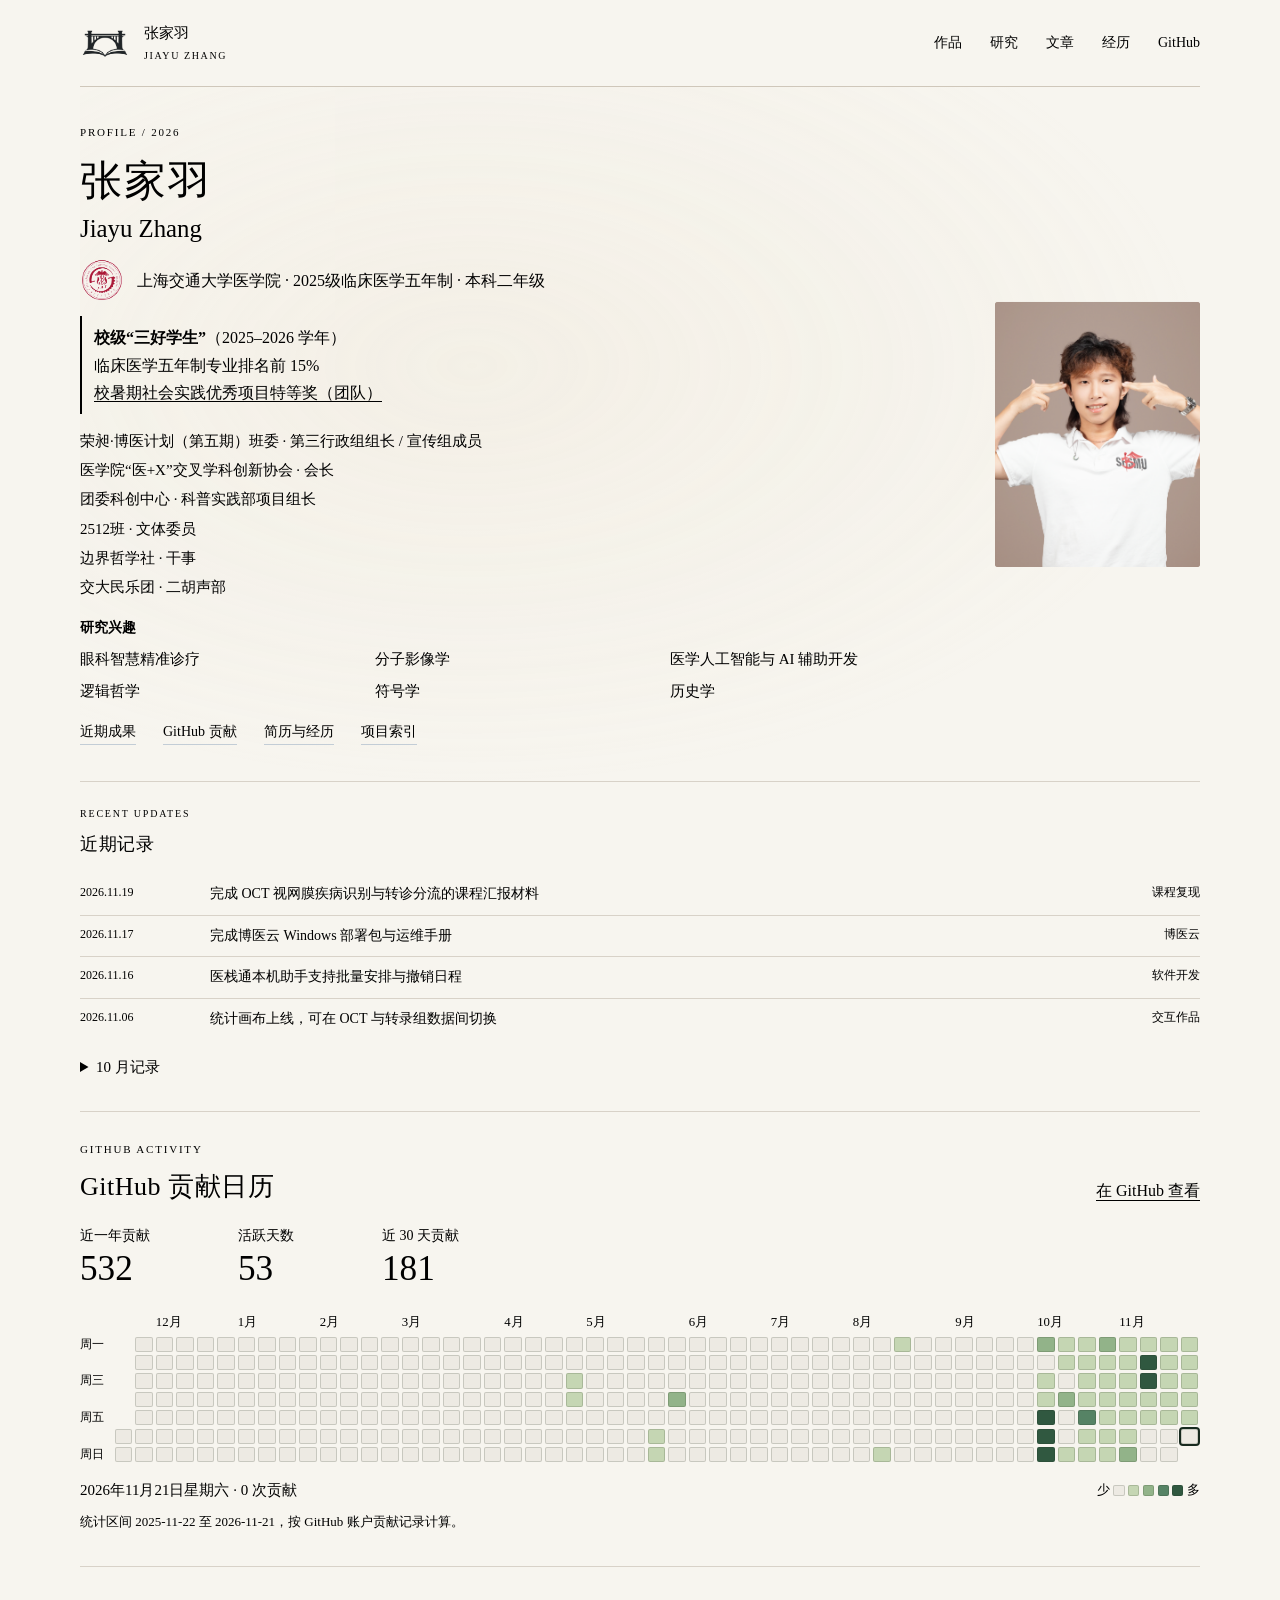
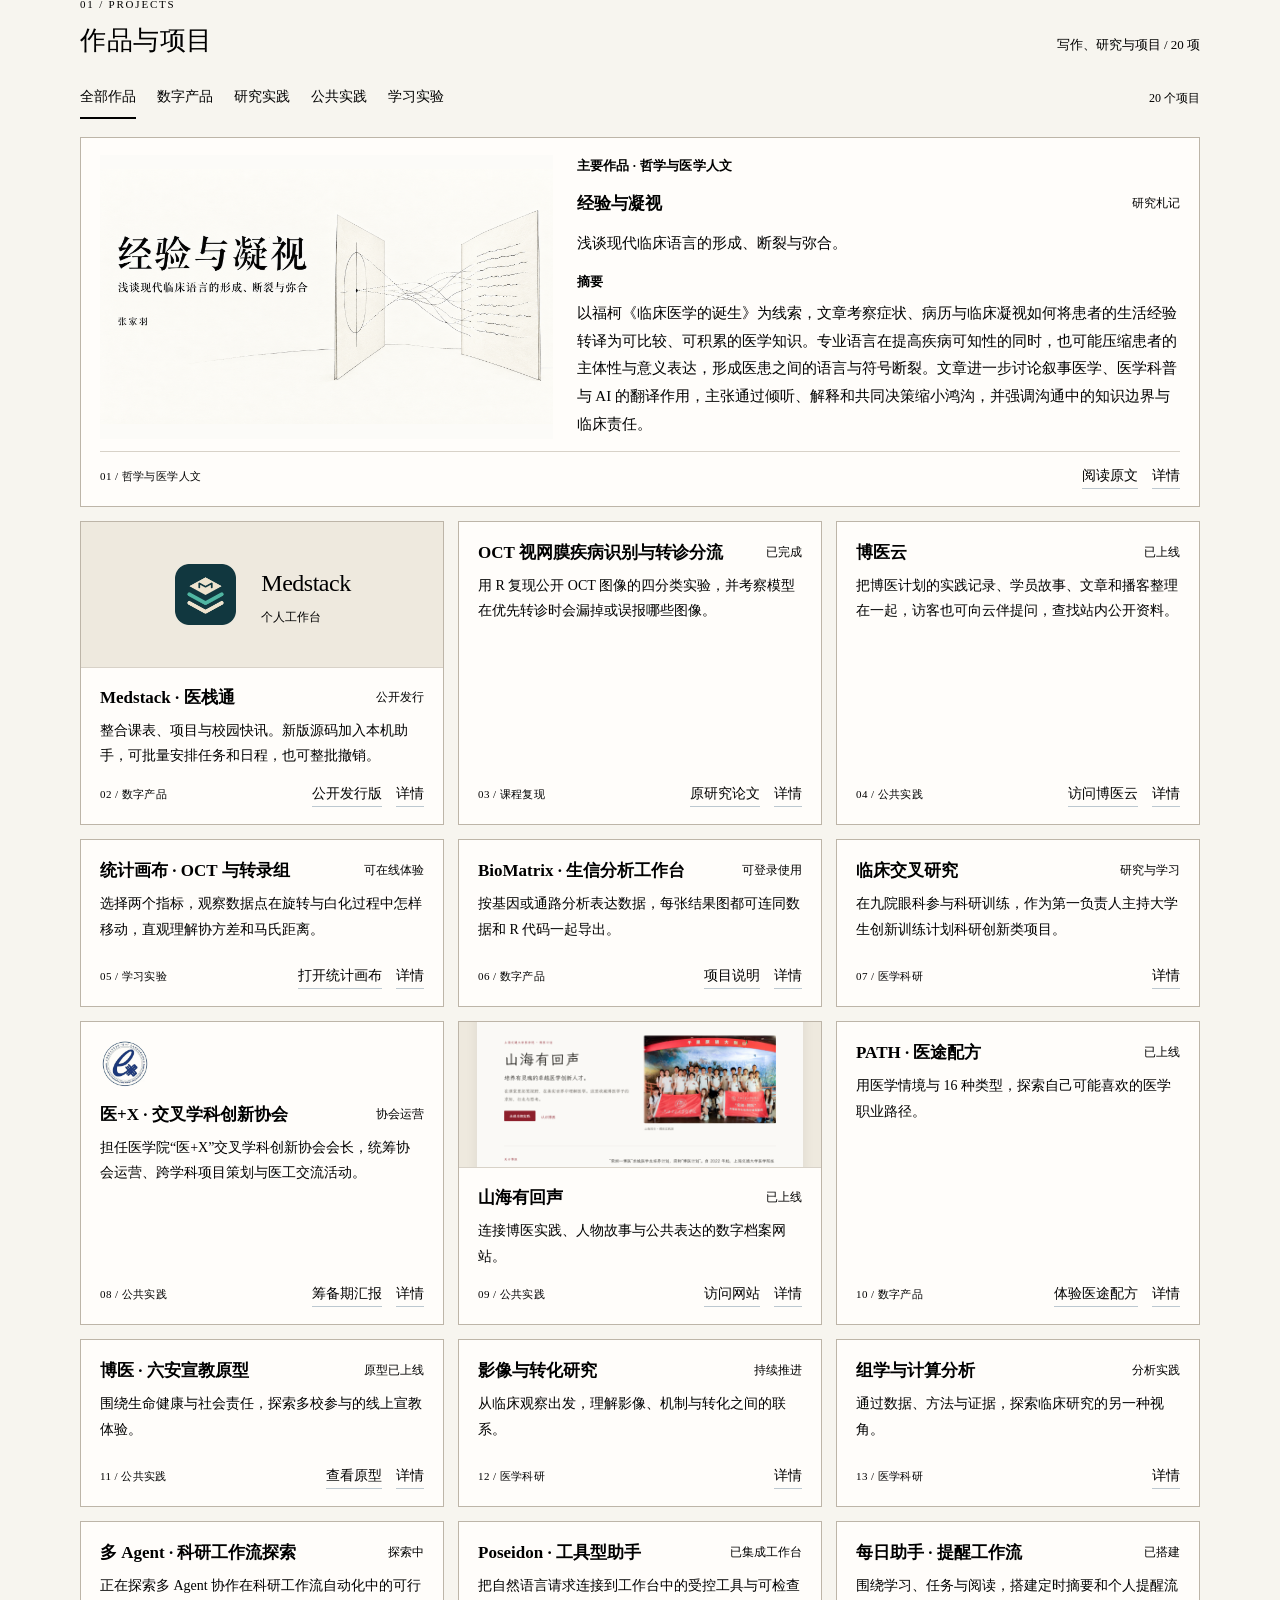
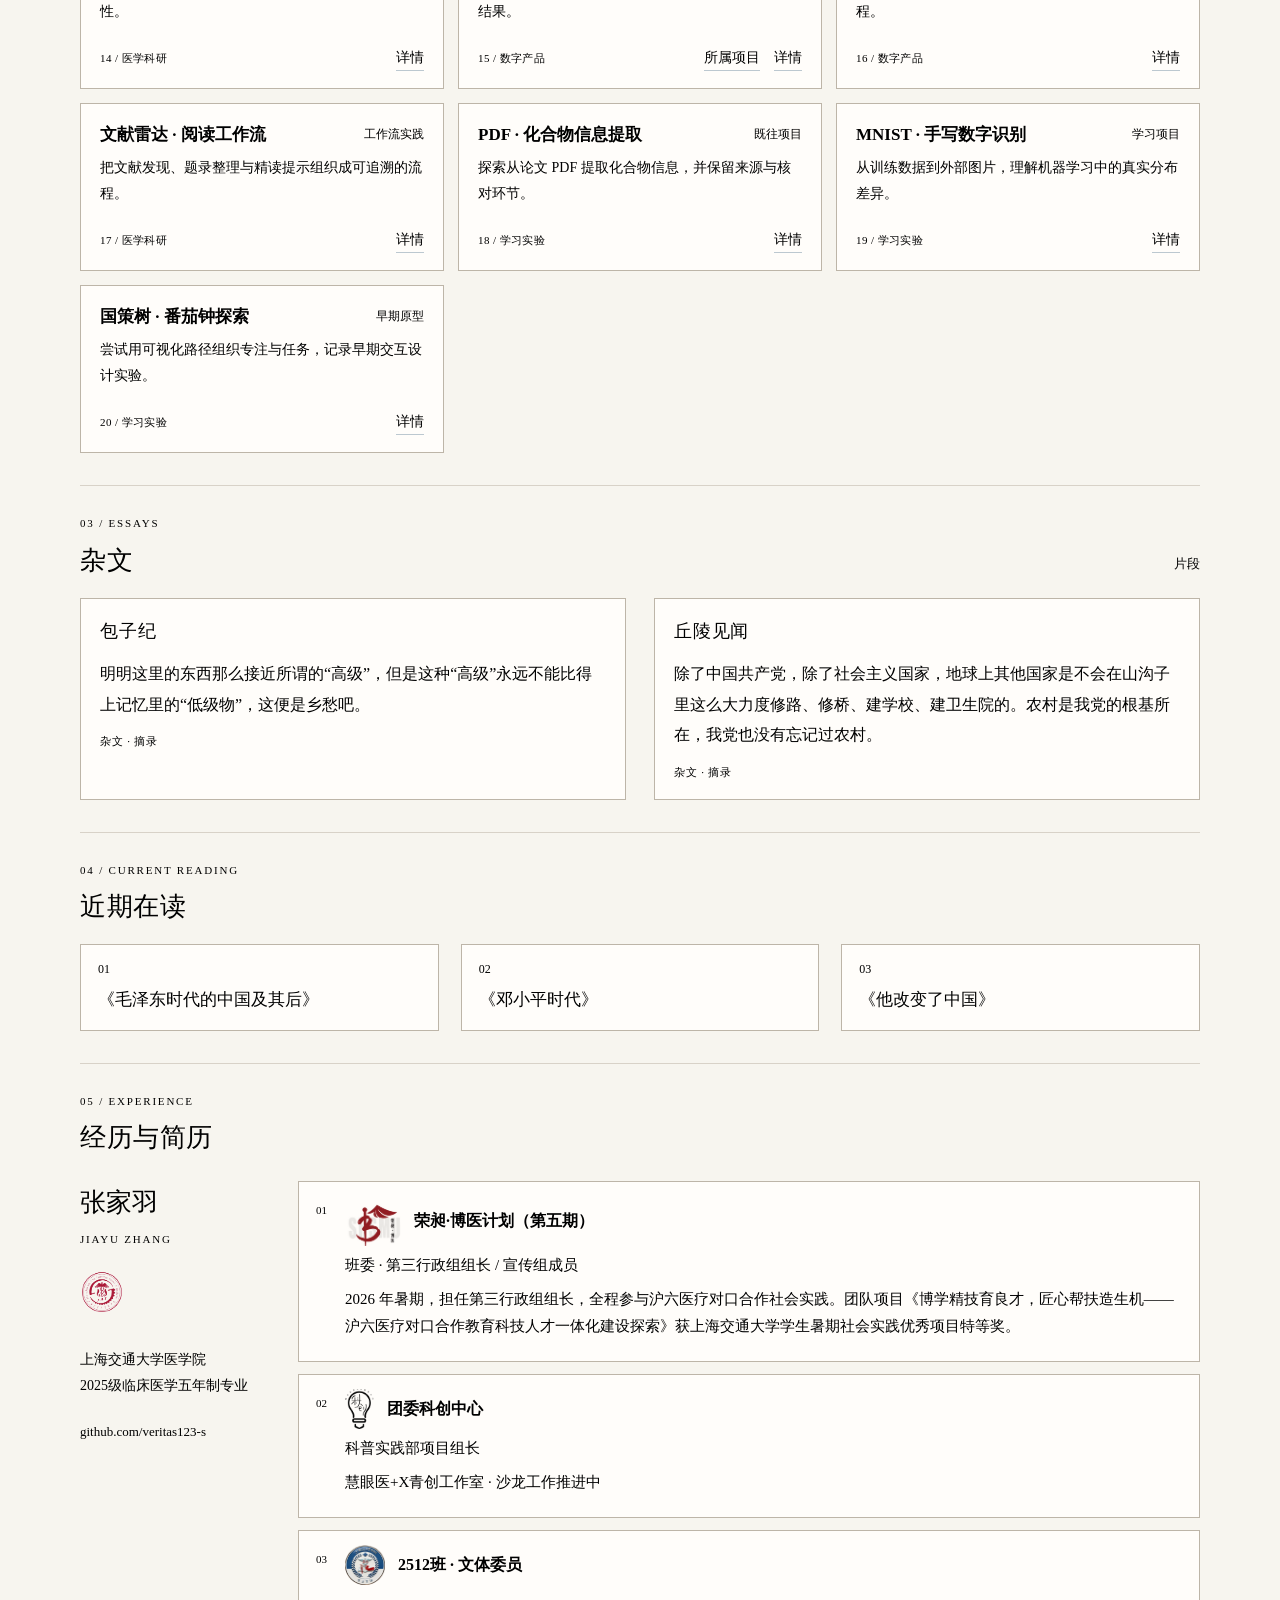
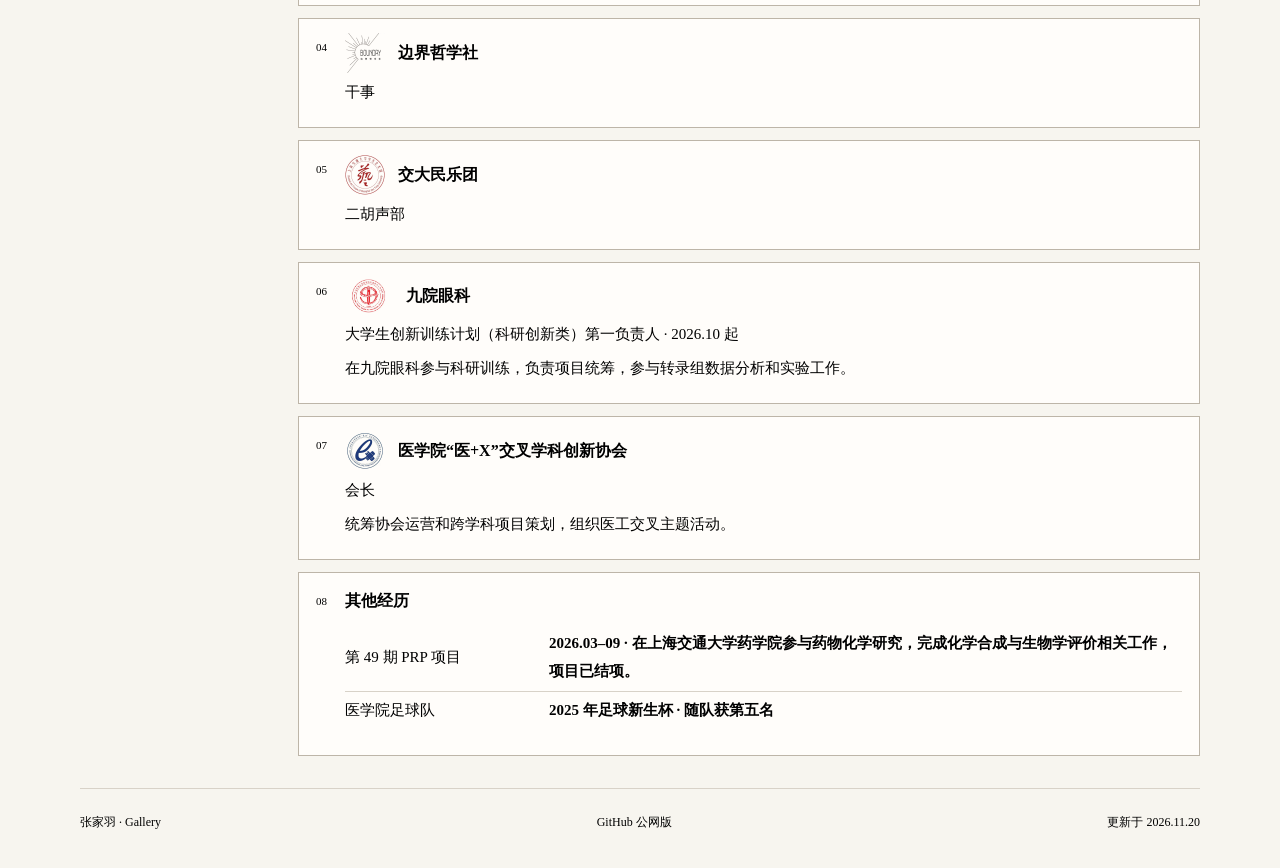
<file: index.html>
<!doctype html>
<html lang="zh-CN">
<head>
  <meta charset="utf-8"><meta name="viewport" content="width=device-width,initial-scale=1">
  <title>张家羽 · Gallery</title>
  <meta name="description" content="张家羽的个人作品与经历档案。医学研究、数字产品与公共实践。">
  <meta name="theme-color" content="#fafbfc">
  <link rel="icon" type="image/png" href="assets/personal-logo.png">
  <link rel="stylesheet" href="style.css"><link rel="stylesheet" href="editorial.css">
</head>
<body><svg class="logo-filters" width="0" height="0" aria-hidden="true" focusable="false"><defs><filter id="logo-white-transparent" color-interpolation-filters="sRGB"><feColorMatrix type="matrix" values="1 0 0 0 0 0 1 0 0 0 0 0 1 0 0 -1 -1 -1 0 3"/></filter></defs></svg>
<div class="reading-progress" aria-hidden="true"></div>
  <a class="skip" href="#work">跳至项目</a>
  <header class="topbar"><a class="brand" href="#home" aria-label="张家羽主页"><img class="brand-logo" src="assets/personal-logo.png" alt="桥与书页 · 个人标识" width="50" height="50"><span>张家羽<span class="brand-sub">JIAYU ZHANG</span></span></a><nav aria-label="主导航"><a href="#work">作品</a><a href="#about">研究</a><a href="#writing">文章</a><a href="#resume">经历</a><a href="https://github.com/veritas123-s" target="_blank" rel="noopener noreferrer">GitHub</a></nav></header>
  <main>
  <section class="hero" id="home">
    <div class="hero-text"><p class="eyebrow">PROFILE / 2026</p><h1>张家羽</h1><p class="name-en">Jiayu Zhang</p><div class="affiliation"><span class="institution school"><img src="assets/institutions.jpg" alt="上海交通大学医学院校徽" width="1179" height="2014"></span><span>上海交通大学医学院 · 2025级临床医学五年制 · 本科二年级</span></div>
      <ul class="profile-honors" aria-label="学业与荣誉">
        <li><strong>校级“三好学生”</strong><span class="keep-together">（2025–2026 学年）</span></li>
        <li>临床医学五年制专业排名前 15%</li>
        <li><a href="#boyi-experience">校暑期社会实践优秀项目特等奖（团队）</a></li>
      </ul><ul class="profile-roles"><li>荣昶·博医计划（第五期）班委 · <span class="keep-together">第三行政组组长 / 宣传组成员</span></li><li>医学院“医+X”交叉学科创新协会 · 会长</li><li>团委科创中心 · 科普实践部项目组长</li><li>2512班 · 文体委员</li><li>边界哲学社 · 干事</li><li>交大民乐团 · 二胡声部</li></ul><div class="hero-interests" id="about"><h2>研究兴趣</h2><ul class="interest-list"><li>眼科智慧精准诊疗</li><li>分子影像学</li><li>医学人工智能<span class="keep-together">与 AI 辅助开发</span></li><li>逻辑哲学</li><li>符号学</li><li>历史学</li></ul></div><div class="profile-links"><a href="#updates">近期成果</a><a href="#github-activity">GitHub 贡献</a><a href="#resume">简历与经历</a><a href="#work">项目索引</a></div></div>
    <figure class="portrait"><img src="assets/portrait.jpg" alt="张家羽个人肖像" width="2667" height="4000" fetchpriority="high"></figure>
  </section>

  <section class="updates section" id="updates">
    <div class="section-top"><div><p class="eyebrow">RECENT UPDATES</p><h2>近期记录</h2></div></div>
    <div class="update-list">
      <a href="#project-oct-course"><time datetime="2026-11-19">2026.11.19</time><span>完成 OCT 视网膜疾病识别与转诊分流的课程汇报材料</span><span class="update-kind">课程复现</span></a>
      <a href="#project-boyi-cloud"><time datetime="2026-11-17">2026.11.17</time><span>完成博医云 Windows 部署包与运维手册</span><span class="update-kind">博医云</span></a>
      <a href="#project-medstack"><time datetime="2026-11-16">2026.11.16</time><span>医栈通本机助手支持批量安排与撤销日程</span><span class="update-kind">软件开发</span></a>
      <a href="#project-statistics-canvas"><time datetime="2026-11-06">2026.11.06</time><span>统计画布上线，可在 OCT 与转录组数据间切换</span><span class="update-kind">交互作品</span></a>
    </div>
    <details class="older-updates"><summary>10 月记录</summary><div class="update-list">
      <a href="#project-biomatrix"><time datetime="2026-10-23">2026.10.23</time><span>BioMatrix 支持按基因和通路绘图、导出 R 代码</span><span class="update-kind">软件开发</span></a>
    <a href="https://veritas123-s.github.io/Boyi_Liuan_Preview/" target="_blank" rel="noopener noreferrer"><time datetime="2026-10-08">2026.10.08</time><span>博医 · 六安独立宣教原型上线</span><span class="update-kind">原型</span></a><a href="https://veritas123-s.github.io/Boyi_SHSMU/explore/" target="_blank" rel="noopener noreferrer"><time datetime="2026-10-05">2026.10.05</time><span>PATH·医途配方独立首版上线</span><span class="update-kind">网站</span></a><a href="https://github.com/veritas123-s/Medstack-Program/releases/tag/v6.1.4" target="_blank" rel="noopener noreferrer"><time datetime="2026-10-04">2026.10.04</time><span>Medstack V6.1.4 四平台发行</span><span class="update-kind">软件</span></a></div></details>
  </section>
  <section class="section activity" id="github-activity" aria-labelledby="activity-heading">
    <div class="section-top">
      <div><p class="eyebrow">GITHUB ACTIVITY</p><h2 id="activity-heading">GitHub 贡献日历</h2></div>
      <a class="activity-source" href="https://github.com/veritas123-s#js-contribution-activity" target="_blank" rel="noopener noreferrer">在 GitHub 查看</a>
    </div>
    <div id="activity-panel" hidden>
      <dl class="activity-stats">
        <div><dt>近一年贡献</dt><dd id="activity-total"></dd></div>
        <div><dt>活跃天数</dt><dd id="activity-active"></dd></div>
        <div><dt>近 30 天贡献</dt><dd id="activity-recent"></dd></div>
      </dl>
      <div class="activity-chart">
        <div class="activity-weekdays" aria-hidden="true"><span>周一</span><span>周三</span><span>周五</span><span>周日</span></div>
        <div id="activity-scroll" class="activity-scroll">
          <div id="activity-calendar" class="activity-calendar" role="group" aria-label="过去 365 天的每日贡献，可用方向键查看日期"></div>
        </div>
      </div>
      <div class="activity-caption">
        <div id="activity-selection" aria-live="polite" aria-atomic="true"></div>
        <div class="activity-legend" aria-label="颜色越深，贡献越多">少 <i data-level="0"></i><i data-level="1"></i><i data-level="2"></i><i data-level="3"></i><i data-level="4"></i> 多</div>
      </div>
    </div>
    <p id="activity-date" class="activity-date" role="status">正在读取贡献记录…</p>
    <noscript>开启 JavaScript 可查看贡献日历，也可打开上方的 GitHub 记录。</noscript>
  </section>
  <section class="work section" id="work"><div class="section-top"><div><p class="eyebrow">01 / PROJECTS</p><h2>作品与项目</h2></div><p class="section-caption">写作、研究与项目 / 20 项</p></div>
    <div class="filters" aria-label="项目类别"><button class="active" data-filter="all" aria-pressed="true">全部作品</button><button data-filter="product" aria-pressed="false">数字产品</button><button data-filter="research" aria-pressed="false">研究实践</button><button data-filter="practice" aria-pressed="false">公共实践</button><button data-filter="experiment" aria-pressed="false">学习实验</button><span class="result-count" aria-live="polite">20 个项目</span></div>
    <div class="project-grid" id="project-grid"></div>
  </section>


  <section class="writing section" id="writing"><div class="section-top"><div><p class="eyebrow">03 / ESSAYS</p><h2>杂文</h2></div><p class="section-caption">片段</p></div><div class="writing-grid"><article class="essay-excerpt"><h3>包子纪</h3><blockquote>明明这里的东西那么接近所谓的“高级”，但是这种“高级”永远不能比得上记忆里的“低级物”，这便是乡愁吧。</blockquote><p class="essay-meta">杂文 · 摘录</p></article><article class="essay-excerpt"><h3>丘陵见闻</h3><blockquote>除了中国共产党，除了社会主义国家，地球上其他国家是不会在山沟子里这么大力度修路、修桥、建学校、建卫生院的。农村是我党的根基所在，我党也没有忘记过农村。</blockquote><p class="essay-meta">杂文 · 摘录</p></article></div></section>
<section class="reading section" id="reading"><div class="section-top"><div><p class="eyebrow">04 / CURRENT READING</p><h2>近期在读</h2></div></div><ol class="reading-list"><li><span class="reading-number">01</span><span class="reading-title">《毛泽东时代的中国及其后》</span></li><li><span class="reading-number">02</span><span class="reading-title">《邓小平时代》</span></li><li><span class="reading-number">03</span><span class="reading-title">《他改变了中国》</span></li></ol></section>
<section class="resume section" id="resume"><div class="section-top"><div><p class="eyebrow">05 / EXPERIENCE</p><h2>经历与简历</h2></div></div><div class="resume-grid"><div class="resume-sidebar"><h3>张家羽</h3><p>JIAYU ZHANG</p><div class="resume-institution"><span class="institution school"><img src="assets/institutions.jpg" alt="上海交通大学医学院校徽" width="1179" height="2014" loading="lazy"></span><p class="resume-school">上海交通大学医学院<br>2025级临床医学五年制专业</p></div><a href="https://github.com/veritas123-s" target="_blank" rel="noopener noreferrer">github.com/veritas123-s</a></div><div class="experience-list"><article id="boyi-experience"><span class="experience-index">01</span><div><h3 class="institution-heading"><span class="institution boyi"><img src="assets/institutions.jpg" alt="荣昶 · 博医标识" width="1179" height="2014" loading="lazy"></span><span>荣昶·博医计划（第五期）</span></h3><p class="position-line">班委 · 第三行政组组长 / 宣传组成员</p>
        <p>2026 年暑期，担任第三行政组组长，全程参与沪六医疗对口合作社会实践。团队项目《博学精技育良才，匠心帮扶造生机——沪六医疗对口合作教育科技人才一体化建设探索》获上海交通大学学生暑期社会实践优秀项目特等奖。</p></div></article><article><span class="experience-index">02</span><div><h3 class="institution-heading"><span class="institution science"><img src="assets/science-center.png" alt="团委科创中心标识" width="1280" height="910" loading="lazy"></span><span>团委科创中心</span></h3><p class="position-line">科普实践部项目组长</p><p class="salon-note">慧眼医+X青创工作室 · 沙龙工作推进中</p></div></article><article><span class="experience-index">03</span><div><h3 class="institution-heading"><img class="role-logo" src="assets/class-emblem.jpg" alt="班徽" width="1286" height="1280" loading="lazy"><span>2512班 · 文体委员</span></h3></div></article><article><span class="experience-index">04</span><div><h3 class="institution-heading"><img class="role-logo" src="assets/philosophy-society.jpg" alt="边界哲学社标识" width="640" height="640" loading="lazy"><span>边界哲学社</span></h3><p class="position-line">干事</p></div></article><article><span class="experience-index">05</span><div><h3 class="institution-heading"><img class="role-logo" src="assets/art-troupe.jpg" alt="上海交通大学学生艺术团标识" width="640" height="640" loading="lazy"><span>交大民乐团</span></h3><p class="position-line">二胡声部</p></div></article><article><span class="experience-index">06</span><div><h3 class="institution-heading"><img class="hospital-logo" src="assets/ninth-hospital.png" alt="上海交通大学医学院附属第九人民医院标识" width="675" height="483" loading="lazy"><span>九院眼科</span></h3><p class="position-line">大学生创新训练计划（科研创新类）第一负责人 · 2026.10 起</p><p>在九院眼科参与科研训练，负责项目统筹，参与转录组数据分析和实验工作。</p></div></article><article><span class="experience-index">07</span><div><h3 class="institution-heading"><img class="role-logo" src="assets/yijiax.jpg" alt="医+X 创协标识" width="640" height="640" loading="lazy"><span>医学院“医+X”交叉学科创新协会</span></h3><p class="position-line">会长</p><p>统筹协会运营和跨学科项目策划，组织医工交叉主题活动。</p></div></article><article><span class="experience-index">08</span><div><h3>其他经历</h3><dl class="role-list"><div><dt>第 49 期 PRP 项目</dt><dd>2026.03–09 · 在上海交通大学药学院参与药物化学研究，完成化学合成与生物学评价相关工作，项目已结项。</dd></div><div><dt>医学院足球队</dt><dd>2025 年足球新生杯 · 随队获第五名</dd></div></dl></div></article></div></div></section>
  </main>
  <footer><a href="#home">张家羽 · Gallery</a><a href="https://veritas123-s.github.io/" target="_blank" rel="noopener noreferrer">GitHub 公网版</a><span>更新于 2026.11.20</span></footer>
  <dialog id="project-dialog" aria-labelledby="detail-title"><div class="dialog-top"><span class="eyebrow">PROJECT NOTES</span><button id="close-dialog" aria-label="关闭项目详情">关闭 <span>×</span></button></div><div id="detail-content"></div></dialog>
  <script src="app.js"></script><script src="motion.js"></script><script src="github-activity.js"></script>
</body></html>
</file>
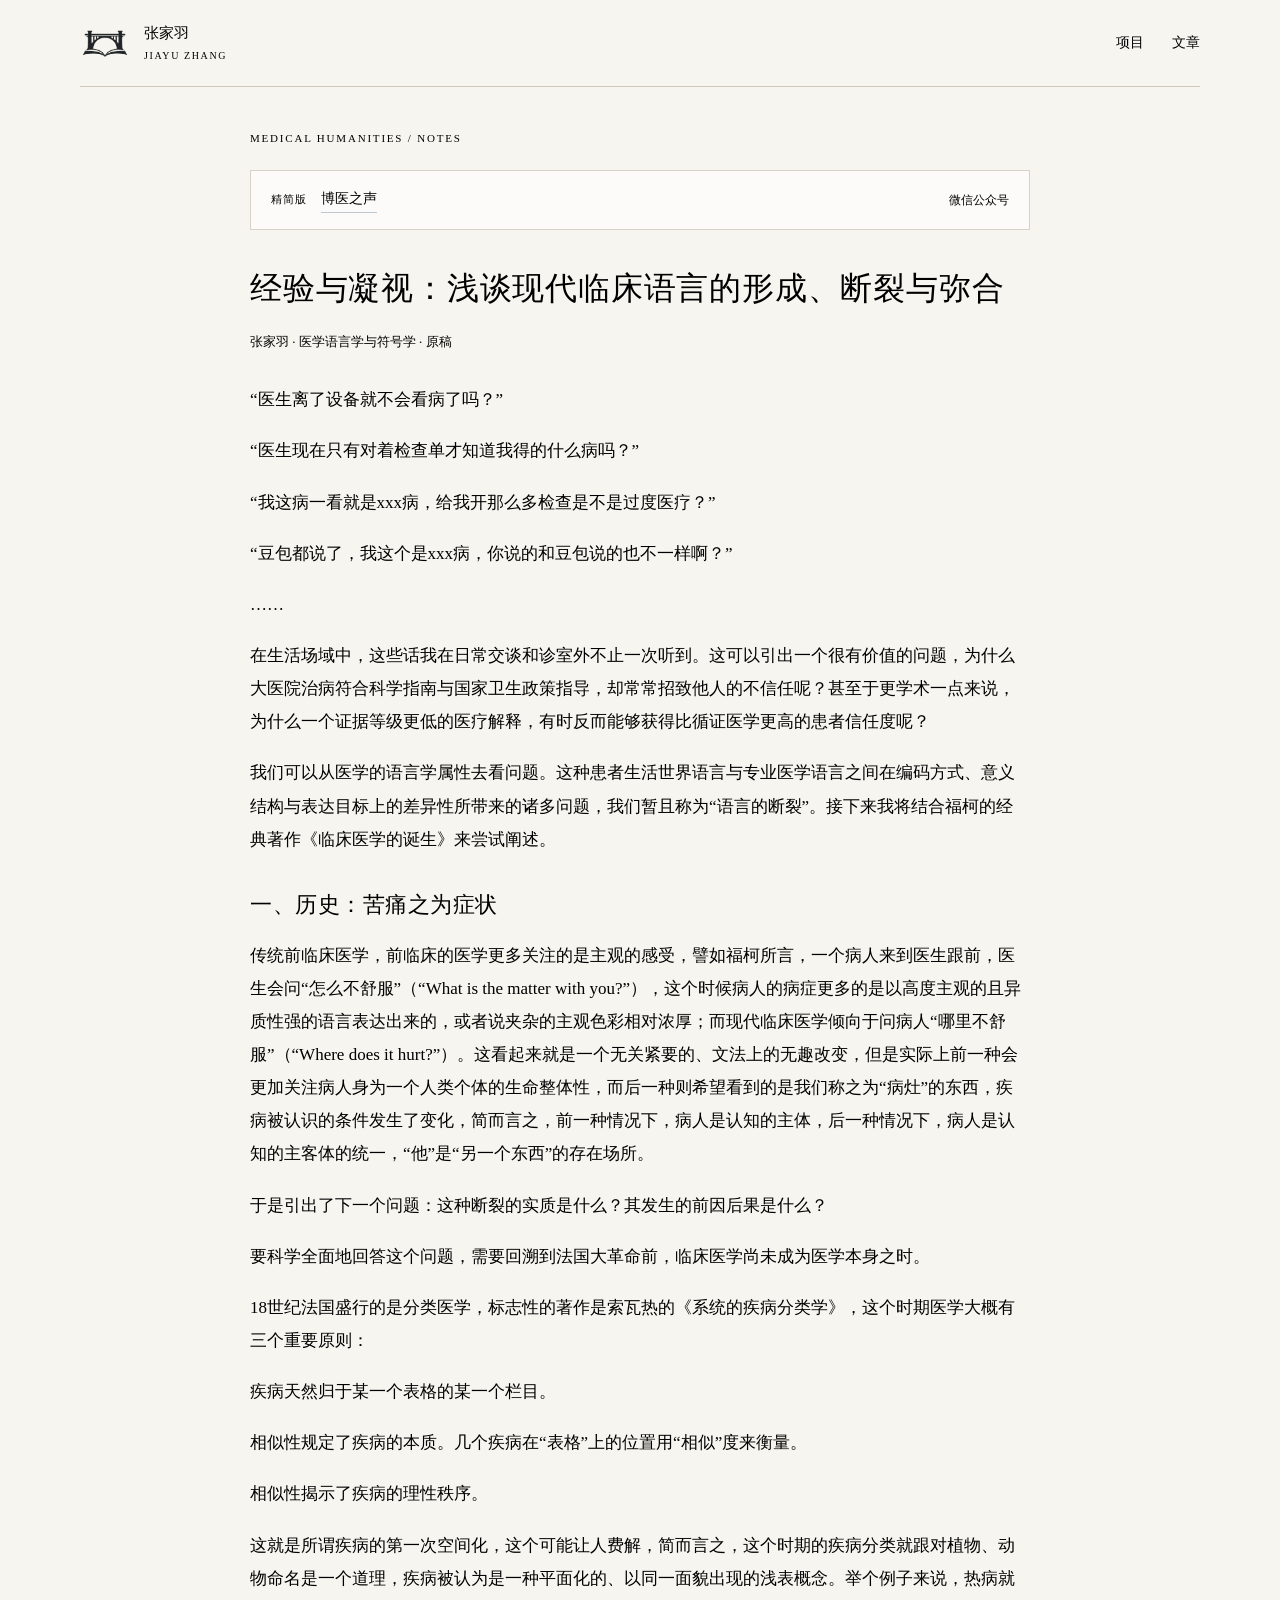
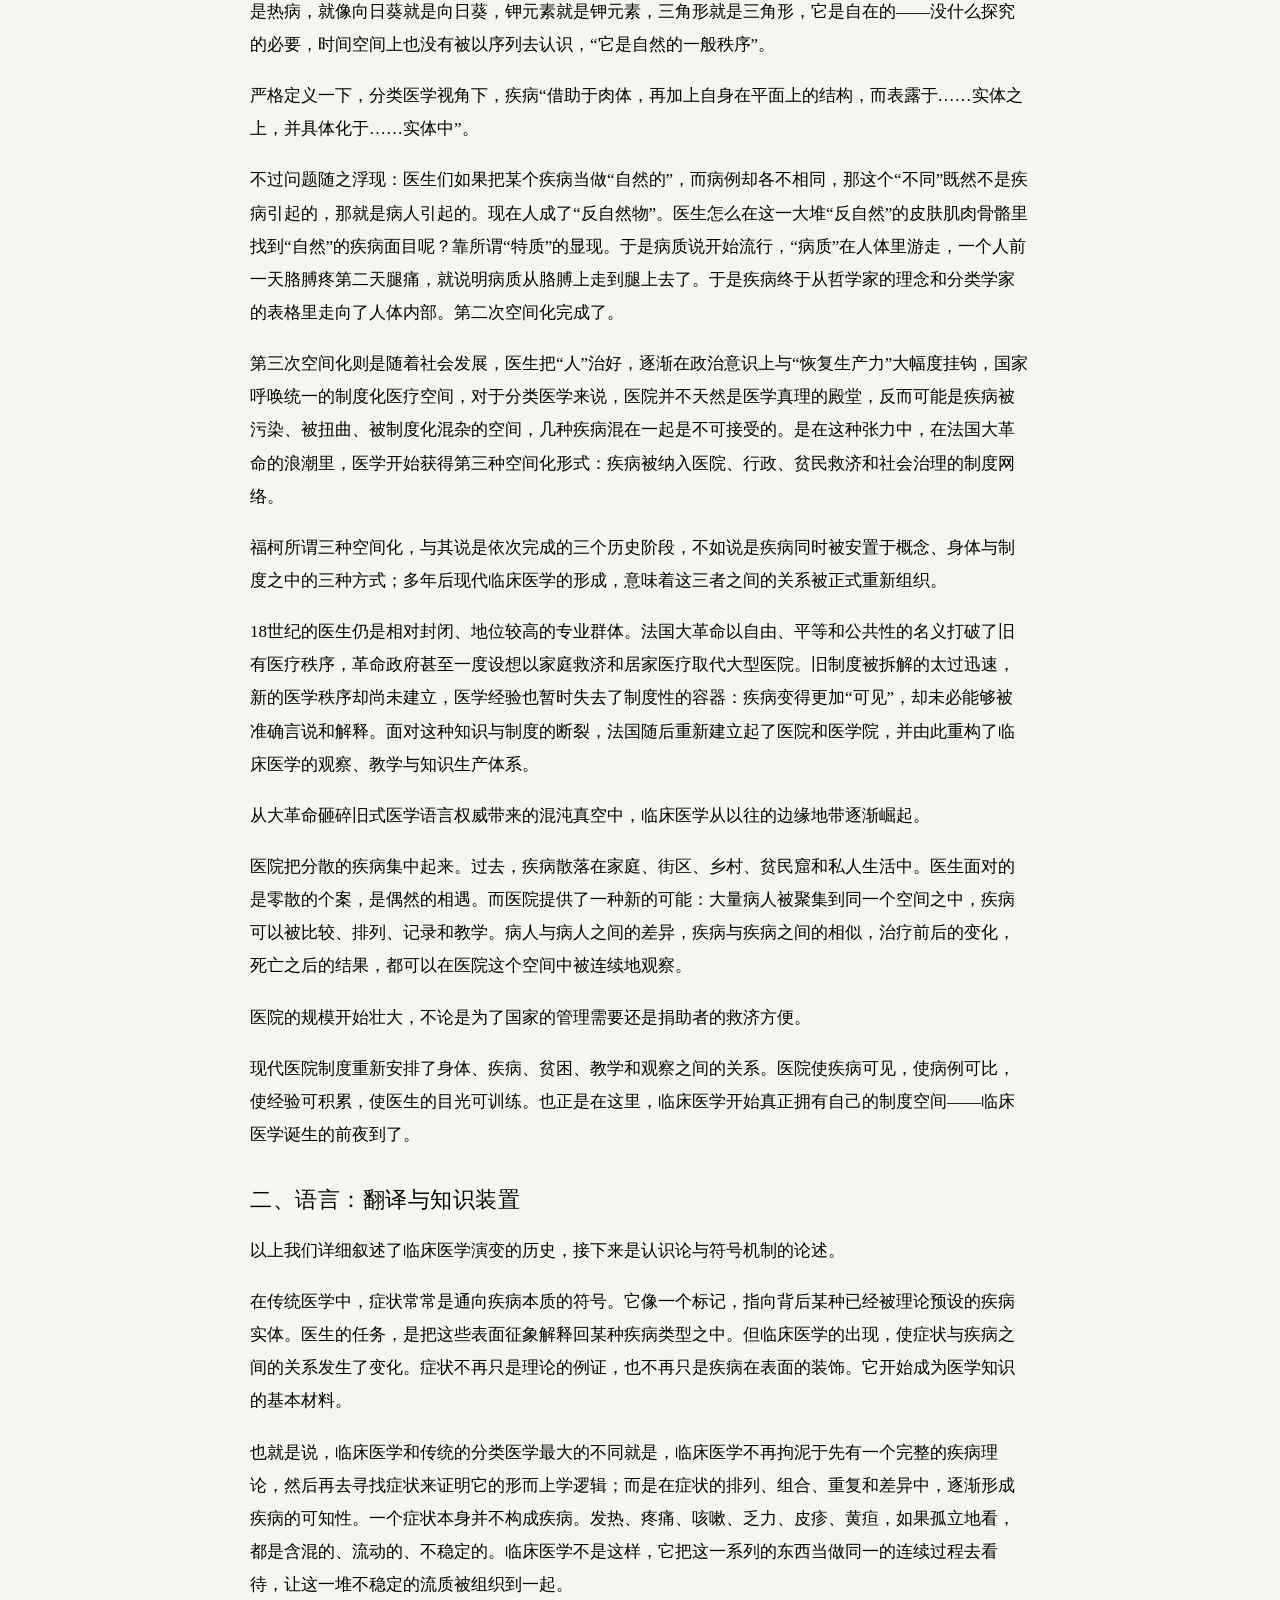
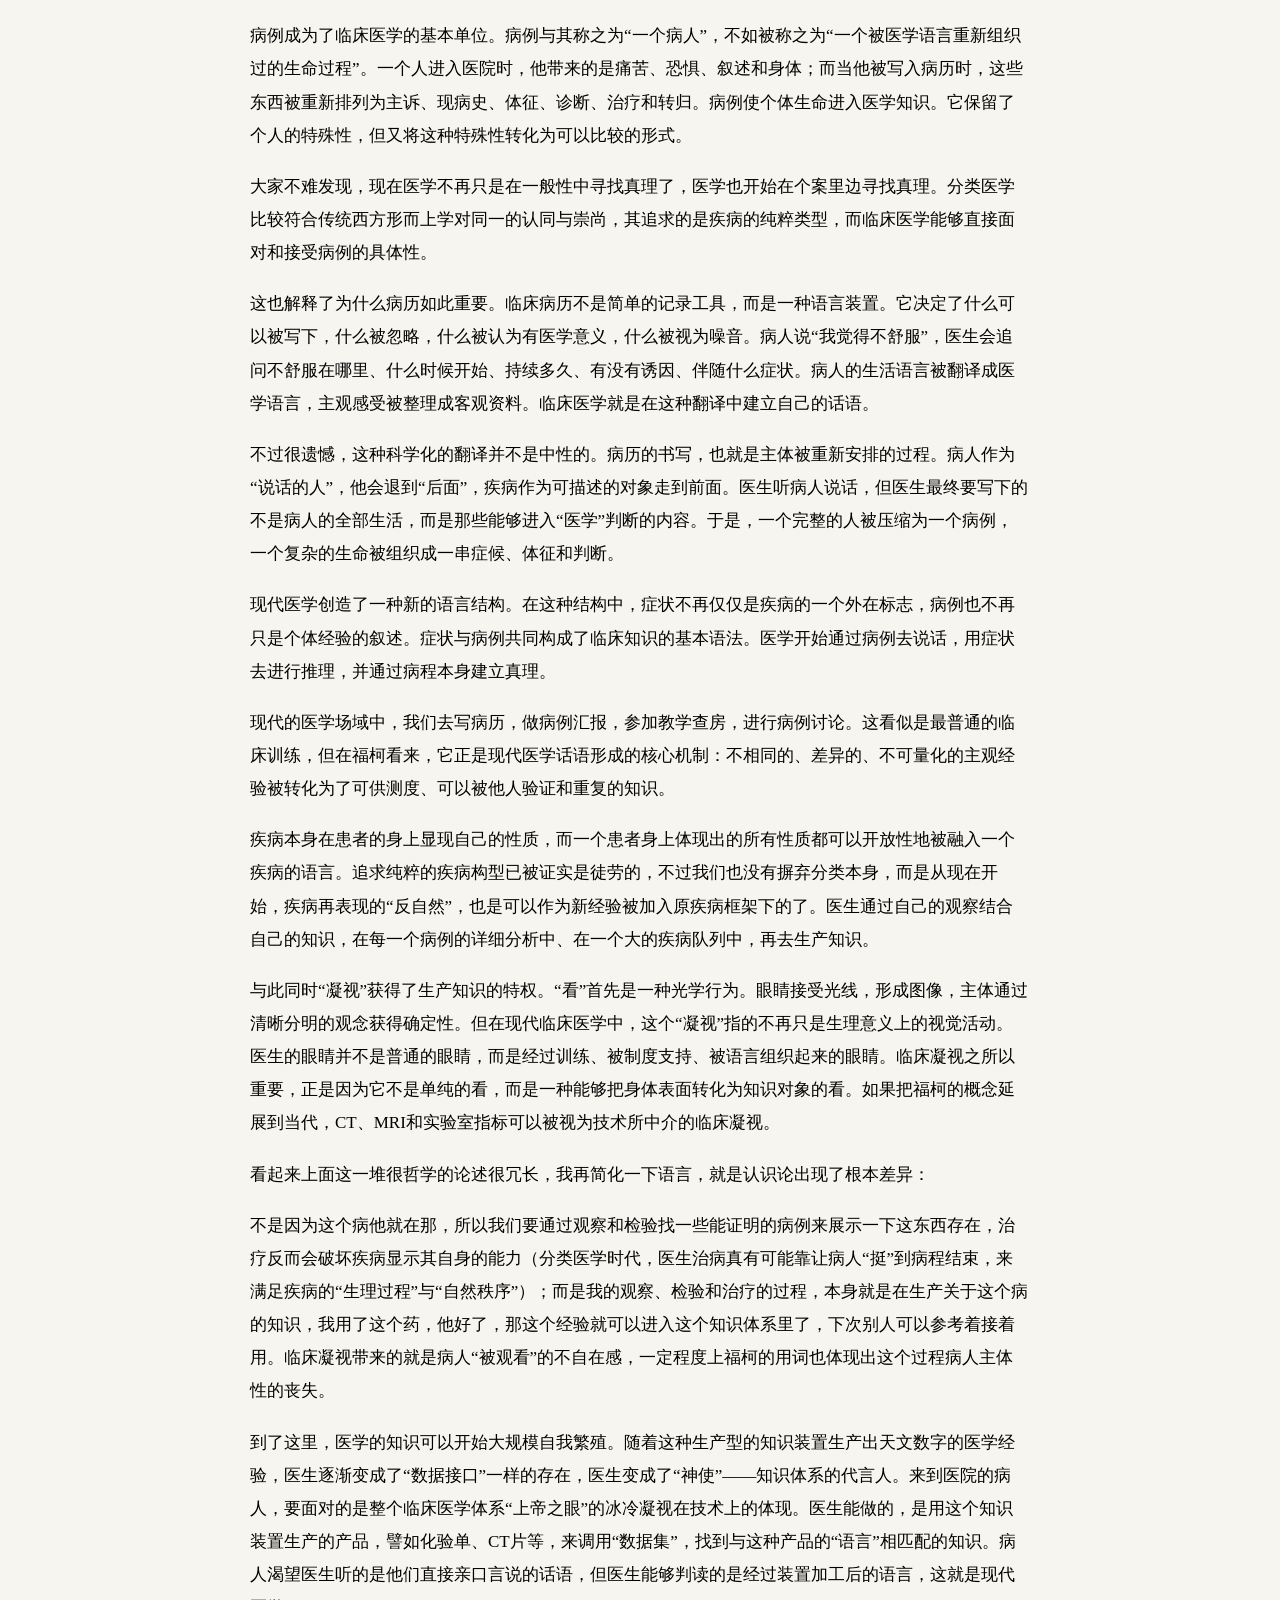
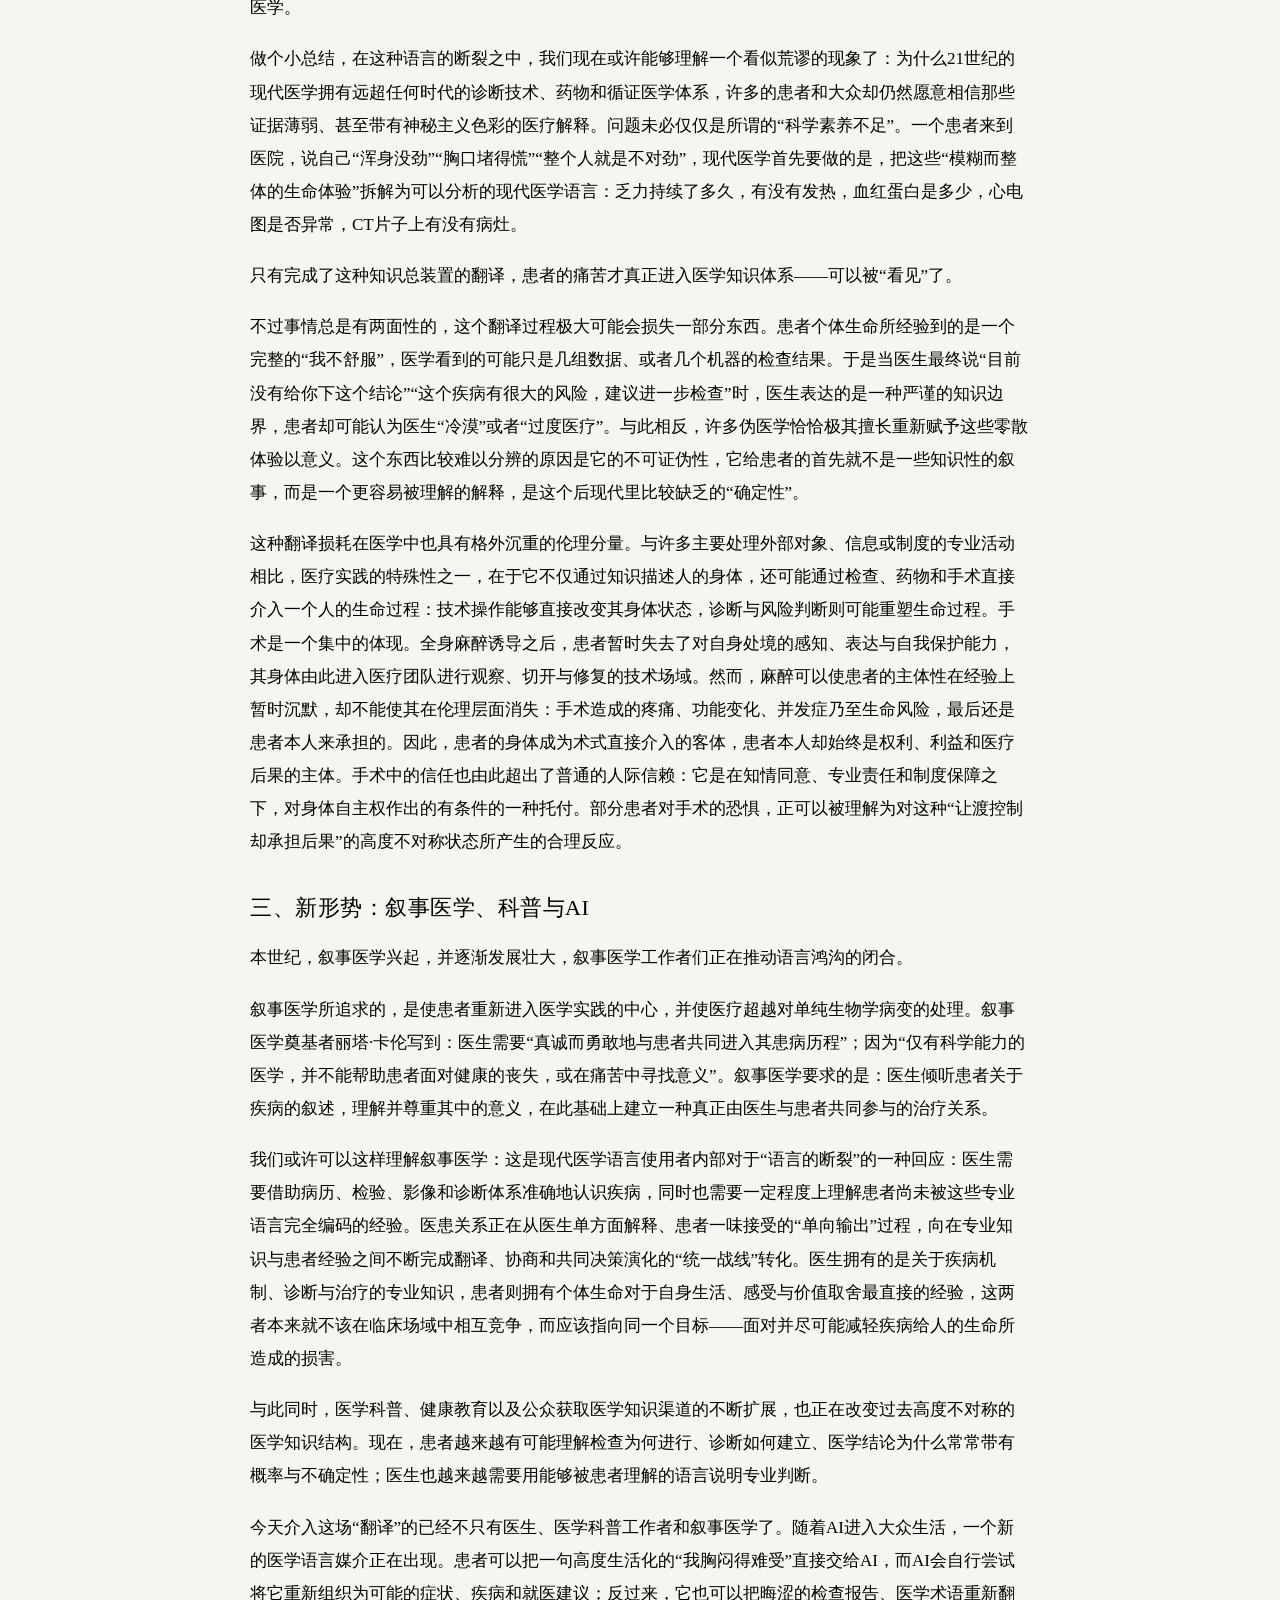
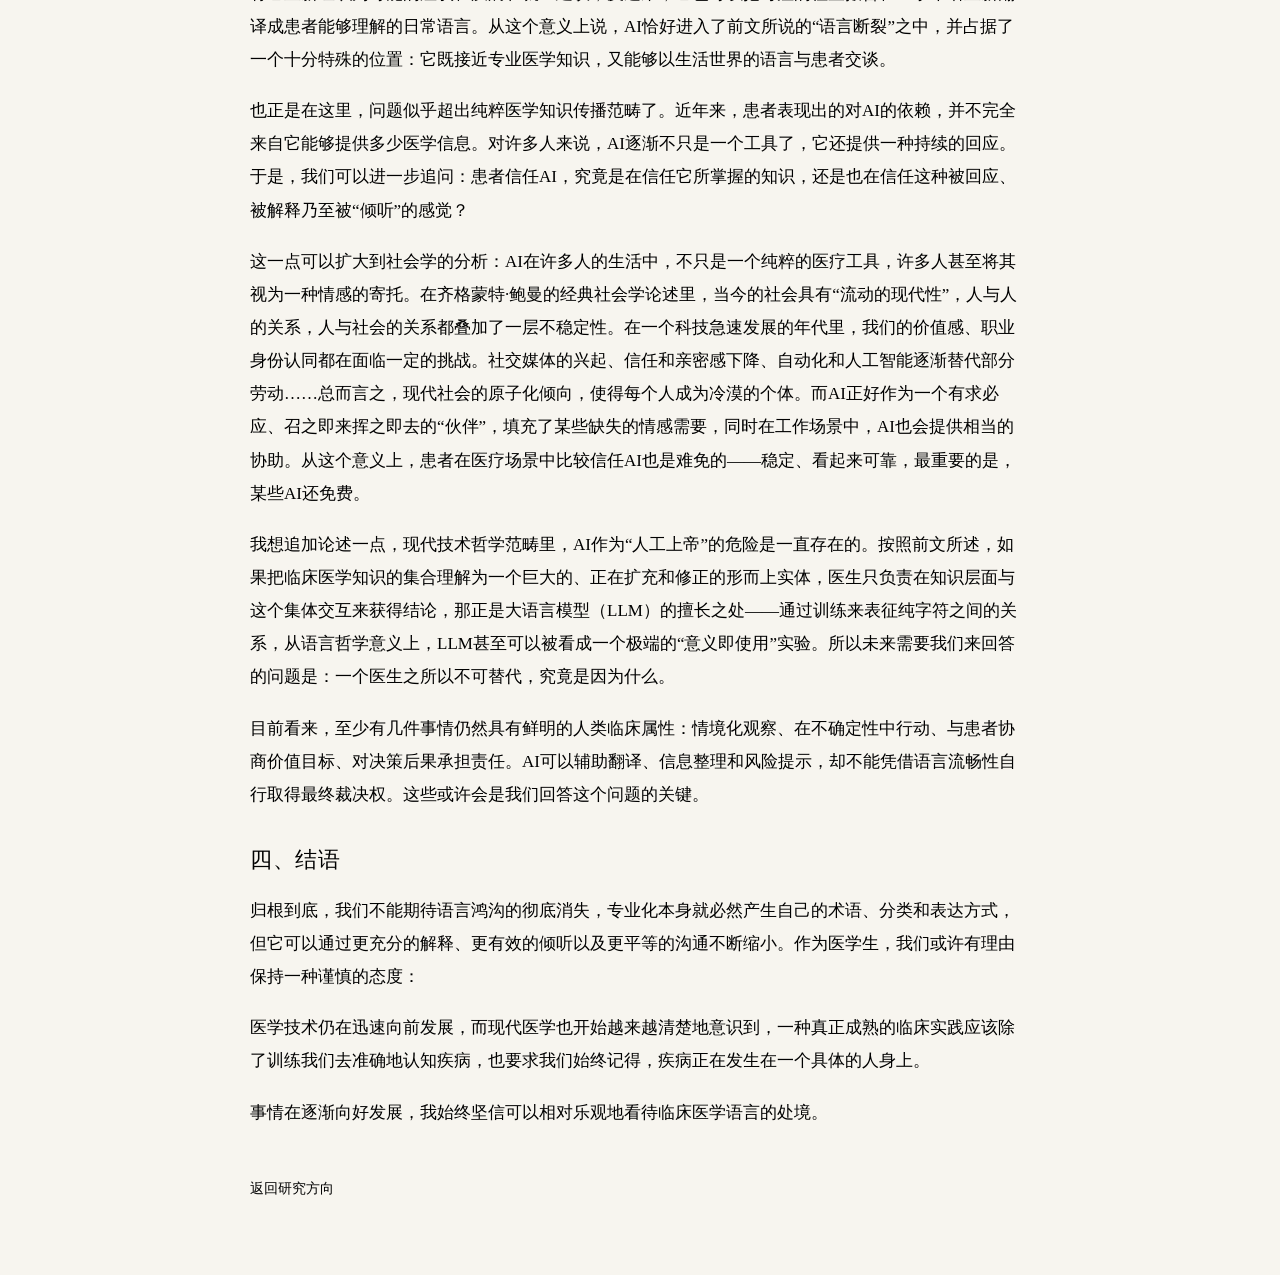
<file: articles/clinical-language.html>
<!doctype html><html lang="zh-CN"><head><meta charset="utf-8"><meta name="viewport" content="width=device-width,initial-scale=1"><title>经验与凝视 · 张家羽</title><meta name="description" content="医学语言学与符号学研究札记。"><link rel="icon" href="../assets/personal-logo.png"><link rel="stylesheet" href="../style.css"><link rel="stylesheet" href="../editorial.css"></head><body><svg class="logo-filters" width="0" height="0" aria-hidden="true" focusable="false"><defs><filter id="logo-white-transparent" color-interpolation-filters="sRGB"><feColorMatrix type="matrix" values="1 0 0 0 0 0 1 0 0 0 0 0 1 0 0 -1 -1 -1 0 3"/></filter></defs></svg><div class="reading-progress" aria-hidden="true"></div><header class="topbar"><a class="brand" href="../index.html" aria-label="返回张家羽主页"><img class="brand-logo" src="../assets/personal-logo.png" alt="桥与书页" width="50" height="50"><span>张家羽<span class="brand-sub">JIAYU ZHANG</span></span></a><nav><a href="../index.html#work">项目</a><a href="../index.html#writing">文章</a></nav></header><main class="article-page"><p class="eyebrow">MEDICAL HUMANITIES / NOTES</p><aside class="edition-link"><span class="edition-label">精简版</span><a href="https://mp.weixin.qq.com/s/nxBDB-tui_rKLmlCCR8elA" target="_blank" rel="noopener noreferrer">博医之声</a><span class="edition-source">微信公众号</span></aside><h1>经验与凝视：浅谈现代临床语言的形成、断裂与弥合</h1><p class="article-meta">张家羽 · 医学语言学与符号学 · 原稿</p><article class="article-body"><p>“医生离了设备就不会看病了吗？”</p><p>“医生现在只有对着检查单才知道我得的什么病吗？”</p><p>“我这病一看就是xxx病，给我开那么多检查是不是过度医疗？”</p><p>“豆包都说了，我这个是xxx病，你说的和豆包说的也不一样啊？”</p><p>……</p><p>在生活场域中，这些话我在日常交谈和诊室外不止一次听到。这可以引出一个很有价值的问题，为什么大医院治病符合科学指南与国家卫生政策指导，却常常招致他人的不信任呢？甚至于更学术一点来说，为什么一个证据等级更低的医疗解释，有时反而能够获得比循证医学更高的患者信任度呢？</p><p>我们可以从医学的语言学属性去看问题。这种患者生活世界语言与专业医学语言之间在编码方式、意义结构与表达目标上的差异性所带来的诸多问题，我们暂且称为“语言的断裂”。接下来我将结合福柯的经典著作《临床医学的诞生》来尝试阐述。</p><h2>一、历史：苦痛之为症状</h2><p>传统前临床医学，前临床的医学更多关注的是主观的感受，譬如福柯所言，一个病人来到医生跟前，医生会问“怎么不舒服”（“What is the matter with you?”），这个时候病人的病症更多的是以高度主观的且异质性强的语言表达出来的，或者说夹杂的主观色彩相对浓厚；而现代临床医学倾向于问病人“哪里不舒服”（“Where does it hurt?”）。这看起来就是一个无关紧要的、文法上的无趣改变，但是实际上前一种会更加关注病人身为一个人类个体的生命整体性，而后一种则希望看到的是我们称之为“病灶”的东西，疾病被认识的条件发生了变化，简而言之，前一种情况下，病人是认知的主体，后一种情况下，病人是认知的主客体的统一，“他”是“另一个东西”的存在场所。</p><p>于是引出了下一个问题：这种断裂的实质是什么？其发生的前因后果是什么？</p><p>要科学全面地回答这个问题，需要回溯到法国大革命前，临床医学尚未成为医学本身之时。</p><p>18世纪法国盛行的是分类医学，标志性的著作是索瓦热的《系统的疾病分类学》，这个时期医学大概有三个重要原则：</p><p>疾病天然归于某一个表格的某一个栏目。</p><p>相似性规定了疾病的本质。几个疾病在“表格”上的位置用“相似”度来衡量。</p><p>相似性揭示了疾病的理性秩序。</p><p>这就是所谓疾病的第一次空间化，这个可能让人费解，简而言之，这个时期的疾病分类就跟对植物、动物命名是一个道理，疾病被认为是一种平面化的、以同一面貌出现的浅表概念。举个例子来说，热病就是热病，就像向日葵就是向日葵，钾元素就是钾元素，三角形就是三角形，它是自在的——没什么探究的必要，时间空间上也没有被以序列去认识，“它是自然的一般秩序”。</p><p>严格定义一下，分类医学视角下，疾病“借助于肉体，再加上自身在平面上的结构，而表露于……实体之上，并具体化于……实体中”。</p><p>不过问题随之浮现：医生们如果把某个疾病当做“自然的”，而病例却各不相同，那这个“不同”既然不是疾病引起的，那就是病人引起的。现在人成了“反自然物”。医生怎么在这一大堆“反自然”的皮肤肌肉骨骼里找到“自然”的疾病面目呢？靠所谓“特质”的显现。于是病质说开始流行，“病质”在人体里游走，一个人前一天胳膊疼第二天腿痛，就说明病质从胳膊上走到腿上去了。于是疾病终于从哲学家的理念和分类学家的表格里走向了人体内部。第二次空间化完成了。</p><p>第三次空间化则是随着社会发展，医生把“人”治好，逐渐在政治意识上与“恢复生产力”大幅度挂钩，国家呼唤统一的制度化医疗空间，对于分类医学来说，医院并不天然是医学真理的殿堂，反而可能是疾病被污染、被扭曲、被制度化混杂的空间，几种疾病混在一起是不可接受的。是在这种张力中，在法国大革命的浪潮里，医学开始获得第三种空间化形式：疾病被纳入医院、行政、贫民救济和社会治理的制度网络。</p><p>福柯所谓三种空间化，与其说是依次完成的三个历史阶段，不如说是疾病同时被安置于概念、身体与制度之中的三种方式；多年后现代临床医学的形成，意味着这三者之间的关系被正式重新组织。</p><p>18世纪的医生仍是相对封闭、地位较高的专业群体。法国大革命以自由、平等和公共性的名义打破了旧有医疗秩序，革命政府甚至一度设想以家庭救济和居家医疗取代大型医院。旧制度被拆解的太过迅速，新的医学秩序却尚未建立，医学经验也暂时失去了制度性的容器：疾病变得更加“可见”，却未必能够被准确言说和解释。面对这种知识与制度的断裂，法国随后重新建立起了医院和医学院，并由此重构了临床医学的观察、教学与知识生产体系。</p><p>从大革命砸碎旧式医学语言权威带来的混沌真空中，临床医学从以往的边缘地带逐渐崛起。</p><p>医院把分散的疾病集中起来。过去，疾病散落在家庭、街区、乡村、贫民窟和私人生活中。医生面对的是零散的个案，是偶然的相遇。而医院提供了一种新的可能：大量病人被聚集到同一个空间之中，疾病可以被比较、排列、记录和教学。病人与病人之间的差异，疾病与疾病之间的相似，治疗前后的变化，死亡之后的结果，都可以在医院这个空间中被连续地观察。</p><p>医院的规模开始壮大，不论是为了国家的管理需要还是捐助者的救济方便。</p><p>现代医院制度重新安排了身体、疾病、贫困、教学和观察之间的关系。医院使疾病可见，使病例可比，使经验可积累，使医生的目光可训练。也正是在这里，临床医学开始真正拥有自己的制度空间——临床医学诞生的前夜到了。</p><h2>二、语言：翻译与知识装置</h2><p>以上我们详细叙述了临床医学演变的历史，接下来是认识论与符号机制的论述。</p><p>在传统医学中，症状常常是通向疾病本质的符号。它像一个标记，指向背后某种已经被理论预设的疾病实体。医生的任务，是把这些表面征象解释回某种疾病类型之中。但临床医学的出现，使症状与疾病之间的关系发生了变化。症状不再只是理论的例证，也不再只是疾病在表面的装饰。它开始成为医学知识的基本材料。</p><p>也就是说，临床医学和传统的分类医学最大的不同就是，临床医学不再拘泥于先有一个完整的疾病理论，然后再去寻找症状来证明它的形而上学逻辑；而是在症状的排列、组合、重复和差异中，逐渐形成疾病的可知性。一个症状本身并不构成疾病。发热、疼痛、咳嗽、乏力、皮疹、黄疸，如果孤立地看，都是含混的、流动的、不稳定的。临床医学不是这样，它把这一系列的东西当做同一的连续过程去看待，让这一堆不稳定的流质被组织到一起。</p><p>病例成为了临床医学的基本单位。病例与其称之为“一个病人”，不如被称之为“一个被医学语言重新组织过的生命过程”。一个人进入医院时，他带来的是痛苦、恐惧、叙述和身体；而当他被写入病历时，这些东西被重新排列为主诉、现病史、体征、诊断、治疗和转归。病例使个体生命进入医学知识。它保留了个人的特殊性，但又将这种特殊性转化为可以比较的形式。</p><p>大家不难发现，现在医学不再只是在一般性中寻找真理了，医学也开始在个案里边寻找真理。分类医学比较符合传统西方形而上学对同一的认同与崇尚，其追求的是疾病的纯粹类型，而临床医学能够直接面对和接受病例的具体性。</p><p>这也解释了为什么病历如此重要。临床病历不是简单的记录工具，而是一种语言装置。它决定了什么可以被写下，什么被忽略，什么被认为有医学意义，什么被视为噪音。病人说“我觉得不舒服”，医生会追问不舒服在哪里、什么时候开始、持续多久、有没有诱因、伴随什么症状。病人的生活语言被翻译成医学语言，主观感受被整理成客观资料。临床医学就是在这种翻译中建立自己的话语。</p><p>不过很遗憾，这种科学化的翻译并不是中性的。病历的书写，也就是主体被重新安排的过程。病人作为“说话的人”，他会退到“后面”，疾病作为可描述的对象走到前面。医生听病人说话，但医生最终要写下的不是病人的全部生活，而是那些能够进入“医学”判断的内容。于是，一个完整的人被压缩为一个病例，一个复杂的生命被组织成一串症候、体征和判断。</p><p>现代医学创造了一种新的语言结构。在这种结构中，症状不再仅仅是疾病的一个外在标志，病例也不再只是个体经验的叙述。症状与病例共同构成了临床知识的基本语法。医学开始通过病例去说话，用症状去进行推理，并通过病程本身建立真理。</p><p>现代的医学场域中，我们去写病历，做病例汇报，参加教学查房，进行病例讨论。这看似是最普通的临床训练，但在福柯看来，它正是现代医学话语形成的核心机制：不相同的、差异的、不可量化的主观经验被转化为了可供测度、可以被他人验证和重复的知识。</p><p>疾病本身在患者的身上显现自己的性质，而一个患者身上体现出的所有性质都可以开放性地被融入一个疾病的语言。追求纯粹的疾病构型已被证实是徒劳的，不过我们也没有摒弃分类本身，而是从现在开始，疾病再表现的“反自然”，也是可以作为新经验被加入原疾病框架下的了。医生通过自己的观察结合自己的知识，在每一个病例的详细分析中、在一个大的疾病队列中，再去生产知识。</p><p>与此同时“凝视”获得了生产知识的特权。“看”首先是一种光学行为。眼睛接受光线，形成图像，主体通过清晰分明的观念获得确定性。但在现代临床医学中，这个“凝视”指的不再只是生理意义上的视觉活动。医生的眼睛并不是普通的眼睛，而是经过训练、被制度支持、被语言组织起来的眼睛。临床凝视之所以重要，正是因为它不是单纯的看，而是一种能够把身体表面转化为知识对象的看。如果把福柯的概念延展到当代，CT、MRI和实验室指标可以被视为技术所中介的临床凝视。</p><p>看起来上面这一堆很哲学的论述很冗长，我再简化一下语言，就是认识论出现了根本差异：</p><p>不是因为这个病他就在那，所以我们要通过观察和检验找一些能证明的病例来展示一下这东西存在，治疗反而会破坏疾病显示其自身的能力（分类医学时代，医生治病真有可能靠让病人“挺”到病程结束，来满足疾病的“生理过程”与“自然秩序”）；而是我的观察、检验和治疗的过程，本身就是在生产关于这个病的知识，我用了这个药，他好了，那这个经验就可以进入这个知识体系里了，下次别人可以参考着接着用。临床凝视带来的就是病人“被观看”的不自在感，一定程度上福柯的用词也体现出这个过程病人主体性的丧失。</p><p>到了这里，医学的知识可以开始大规模自我繁殖。随着这种生产型的知识装置生产出天文数字的医学经验，医生逐渐变成了“数据接口”一样的存在，医生变成了“神使”——知识体系的代言人。来到医院的病人，要面对的是整个临床医学体系“上帝之眼”的冰冷凝视在技术上的体现。医生能做的，是用这个知识装置生产的产品，譬如化验单、CT片等，来调用“数据集”，找到与这种产品的“语言”相匹配的知识。病人渴望医生听的是他们直接亲口言说的话语，但医生能够判读的是经过装置加工后的语言，这就是现代医学。</p><p>做个小总结，在这种语言的断裂之中，我们现在或许能够理解一个看似荒谬的现象了：为什么21世纪的现代医学拥有远超任何时代的诊断技术、药物和循证医学体系，许多的患者和大众却仍然愿意相信那些证据薄弱、甚至带有神秘主义色彩的医疗解释。问题未必仅仅是所谓的“科学素养不足”。一个患者来到医院，说自己“浑身没劲”“胸口堵得慌”“整个人就是不对劲”，现代医学首先要做的是，把这些“模糊而整体的生命体验”拆解为可以分析的现代医学语言：乏力持续了多久，有没有发热，血红蛋白是多少，心电图是否异常，CT片子上有没有病灶。</p><p>只有完成了这种知识总装置的翻译，患者的痛苦才真正进入医学知识体系——可以被“看见”了。</p><p>不过事情总是有两面性的，这个翻译过程极大可能会损失一部分东西。患者个体生命所经验到的是一个完整的“我不舒服”，医学看到的可能只是几组数据、或者几个机器的检查结果。于是当医生最终说“目前没有给你下这个结论”“这个疾病有很大的风险，建议进一步检查”时，医生表达的是一种严谨的知识边界，患者却可能认为医生“冷漠”或者“过度医疗”。与此相反，许多伪医学恰恰极其擅长重新赋予这些零散体验以意义。这个东西比较难以分辨的原因是它的不可证伪性，它给患者的首先就不是一些知识性的叙事，而是一个更容易被理解的解释，是这个后现代里比较缺乏的“确定性”。</p><p>这种翻译损耗在医学中也具有格外沉重的伦理分量。与许多主要处理外部对象、信息或制度的专业活动相比，医疗实践的特殊性之一，在于它不仅通过知识描述人的身体，还可能通过检查、药物和手术直接介入一个人的生命过程：技术操作能够直接改变其身体状态，诊断与风险判断则可能重塑生命过程。手术是一个集中的体现。全身麻醉诱导之后，患者暂时失去了对自身处境的感知、表达与自我保护能力，其身体由此进入医疗团队进行观察、切开与修复的技术场域。然而，麻醉可以使患者的主体性在经验上暂时沉默，却不能使其在伦理层面消失：手术造成的疼痛、功能变化、并发症乃至生命风险，最后还是患者本人来承担的。因此，患者的身体成为术式直接介入的客体，患者本人却始终是权利、利益和医疗后果的主体。手术中的信任也由此超出了普通的人际信赖：它是在知情同意、专业责任和制度保障之下，对身体自主权作出的有条件的一种托付。部分患者对手术的恐惧，正可以被理解为对这种“让渡控制却承担后果”的高度不对称状态所产生的合理反应。</p><h2>三、新形势：叙事医学、科普与AI</h2><p>本世纪，叙事医学兴起，并逐渐发展壮大，叙事医学工作者们正在推动语言鸿沟的闭合。</p><p>叙事医学所追求的，是使患者重新进入医学实践的中心，并使医疗超越对单纯生物学病变的处理。叙事医学奠基者丽塔·卡伦写到：医生需要“真诚而勇敢地与患者共同进入其患病历程”；因为“仅有科学能力的医学，并不能帮助患者面对健康的丧失，或在痛苦中寻找意义”。叙事医学要求的是：医生倾听患者关于疾病的叙述，理解并尊重其中的意义，在此基础上建立一种真正由医生与患者共同参与的治疗关系。</p><p>我们或许可以这样理解叙事医学：这是现代医学语言使用者内部对于“语言的断裂”的一种回应：医生需要借助病历、检验、影像和诊断体系准确地认识疾病，同时也需要一定程度上理解患者尚未被这些专业语言完全编码的经验。医患关系正在从医生单方面解释、患者一味接受的“单向输出”过程，向在专业知识与患者经验之间不断完成翻译、协商和共同决策演化的“统一战线”转化。医生拥有的是关于疾病机制、诊断与治疗的专业知识，患者则拥有个体生命对于自身生活、感受与价值取舍最直接的经验，这两者本来就不该在临床场域中相互竞争，而应该指向同一个目标——面对并尽可能减轻疾病给人的生命所造成的损害。</p><p>与此同时，医学科普、健康教育以及公众获取医学知识渠道的不断扩展，也正在改变过去高度不对称的医学知识结构。现在，患者越来越有可能理解检查为何进行、诊断如何建立、医学结论为什么常常带有概率与不确定性；医生也越来越需要用能够被患者理解的语言说明专业判断。</p><p>今天介入这场“翻译”的已经不只有医生、医学科普工作者和叙事医学了。随着AI进入大众生活，一个新的医学语言媒介正在出现。患者可以把一句高度生活化的“我胸闷得难受”直接交给AI，而AI会自行尝试将它重新组织为可能的症状、疾病和就医建议；反过来，它也可以把晦涩的检查报告、医学术语重新翻译成患者能够理解的日常语言。从这个意义上说，AI恰好进入了前文所说的“语言断裂”之中，并占据了一个十分特殊的位置：它既接近专业医学知识，又能够以生活世界的语言与患者交谈。</p><p>也正是在这里，问题似乎超出纯粹医学知识传播范畴了。近年来，患者表现出的对AI的依赖，并不完全来自它能够提供多少医学信息。对许多人来说，AI逐渐不只是一个工具了，它还提供一种持续的回应。于是，我们可以进一步追问：患者信任AI，究竟是在信任它所掌握的知识，还是也在信任这种被回应、被解释乃至被“倾听”的感觉？</p><p>这一点可以扩大到社会学的分析：AI在许多人的生活中，不只是一个纯粹的医疗工具，许多人甚至将其视为一种情感的寄托。在齐格蒙特·鲍曼的经典社会学论述里，当今的社会具有“流动的现代性”，人与人的关系，人与社会的关系都叠加了一层不稳定性。在一个科技急速发展的年代里，我们的价值感、职业身份认同都在面临一定的挑战。社交媒体的兴起、信任和亲密感下降、自动化和人工智能逐渐替代部分劳动……总而言之，现代社会的原子化倾向，使得每个人成为冷漠的个体。而AI正好作为一个有求必应、召之即来挥之即去的“伙伴”，填充了某些缺失的情感需要，同时在工作场景中，AI也会提供相当的协助。从这个意义上，患者在医疗场景中比较信任AI也是难免的——稳定、看起来可靠，最重要的是，某些AI还免费。</p><p>我想追加论述一点，现代技术哲学范畴里，AI作为“人工上帝”的危险是一直存在的。按照前文所述，如果把临床医学知识的集合理解为一个巨大的、正在扩充和修正的形而上实体，医生只负责在知识层面与这个集体交互来获得结论，那正是大语言模型（LLM）的擅长之处——通过训练来表征纯字符之间的关系，从语言哲学意义上，LLM甚至可以被看成一个极端的“意义即使用”实验。所以未来需要我们来回答的问题是：一个医生之所以不可替代，究竟是因为什么。</p><p>目前看来，至少有几件事情仍然具有鲜明的人类临床属性：情境化观察、在不确定性中行动、与患者协商价值目标、对决策后果承担责任。AI可以辅助翻译、信息整理和风险提示，却不能凭借语言流畅性自行取得最终裁决权。这些或许会是我们回答这个问题的关键。</p><h2>四、结语</h2><p>归根到底，我们不能期待语言鸿沟的彻底消失，专业化本身就必然产生自己的术语、分类和表达方式，但它可以通过更充分的解释、更有效的倾听以及更平等的沟通不断缩小。作为医学生，我们或许有理由保持一种谨慎的态度：</p><p>医学技术仍在迅速向前发展，而现代医学也开始越来越清楚地意识到，一种真正成熟的临床实践应该除了训练我们去准确地认知疾病，也要求我们始终记得，疾病正在发生在一个具体的人身上。</p><p>事情在逐渐向好发展，我始终坚信可以相对乐观地看待临床医学语言的处境。</p></article><p class="article-return"><a href="../index.html#about">返回研究方向</a></p></main><script src="../motion.js"></script></body></html>
</file>
<file: style.css>
:root{--bg:#fafbfc;--panel:#fff;--text:#202a36;--muted:#6a7480;--accent:#314b63;--line:#e1e6eb}*{box-sizing:border-box}html{scroll-behavior:smooth;scroll-padding-top:90px}body{margin:0;background:var(--bg);color:var(--text);font-family:-apple-system,BlinkMacSystemFont,'Segoe UI','Microsoft YaHei',sans-serif;font-size:1rem;line-height:1.75}a{color:inherit;text-decoration:none}button{font:inherit;cursor:pointer;color:inherit}button:focus-visible,a:focus-visible{outline:2px solid var(--accent);outline-offset:5px}img{display:block;max-width:100%}.skip{position:fixed;top:-100px;left:20px;background:var(--text);color:white;padding:10px;z-index:100}.skip:focus{top:10px}.topbar{max-width:1120px;margin:auto;padding:27px 0;display:flex;align-items:center;justify-content:space-between;flex-wrap:wrap;gap:20px;border-bottom:1px solid var(--line)}.brand{display:flex;gap:14px;align-items:center;font-size:.9375rem;line-height:1.3;font-weight:500}.monogram{font:1.4rem Georgia,serif;letter-spacing:-1px;width:2.375rem;height:2.375rem;border:1px solid #b4c0cb;display:grid;place-items:center}.brand-sub{display:block;font-size:.625rem;letter-spacing:1.6px;margin-top:5px;color:var(--muted)}nav{display:flex;gap:28px;font-size:.875rem}nav a:hover,.profile-links a:hover{color:#7b8e9f}.hero{max-width:1120px;margin:auto;padding:62px 0 60px;display:grid;grid-template-columns:1fr 225px;gap:80px;align-items:center}.eyebrow{font-size:.6875rem;letter-spacing:1.8px;color:var(--muted);font-weight:500;margin:0 0 22px}h1{font-size:2.6rem;line-height:1.3;letter-spacing:2px;font-weight:500;margin:0}.name-en{font:1.55rem Georgia,serif;margin:7px 0 22px;color:#445467}.affiliation{font-size:1rem;margin:0 0 19px}.hero-intro p{color:#596471;font-size:.9375rem;line-height:1.95;margin:0}.profile-links{display:flex;flex-wrap:wrap;gap:27px;margin-top:25px;color:var(--accent);font-size:.875rem}.profile-links a{border-bottom:1px solid #c3cdd6}.portrait{margin:0;height:295px;border-radius:3px;overflow:hidden;background:#af9587}.portrait img{width:100%;height:100%;object-fit:cover;object-position:50% 44%}.section{max-width:1120px;margin:auto;padding:43px 0 55px;border-top:1px solid var(--line)}.section-top{display:flex;justify-content:space-between;align-items:end;gap:24px;margin-bottom:26px}.section-top .eyebrow{margin-bottom:9px}h2{font-size:1.625rem;font-weight:500;letter-spacing:.5px;line-height:1.4;margin:0}.section-caption{font-size:.8125rem;color:var(--muted);margin:0 0 3px}.filters{display:flex;flex-wrap:wrap;gap:21px;align-items:center;margin-bottom:28px}.filters button{border:0;border-bottom:2px solid transparent;padding:7px 0;background:transparent;font-size:.875rem;color:var(--muted)}.filters button.active{border-color:var(--accent);color:var(--text)}.result-count{margin-left:auto;color:var(--muted);font-size:.75rem}.project-grid{display:grid;grid-template-columns:repeat(2,minmax(0,1fr));gap:19px}.project-card{background:var(--panel);border:1px solid var(--line);border-radius:3px;padding:22px 24px;position:relative;display:flex;flex-direction:column;min-height:200px}.project-card[hidden]{display:none}.cover{height:190px;overflow:hidden;margin:-22px -24px 21px;background:#f0f3f5;display:flex;align-items:center;justify-content:center;border-bottom:1px solid var(--line)}.cover-medstack img{width:65px;height:65px}.cover-medstack{gap:23px}.cover-medstack .cover-title{font-size:1.5rem;letter-spacing:-.5px}.cover-medstack .cover-sub{font-size:.75rem;color:var(--muted);margin-top:3px}.cover-shanhai img{width:90%;height:auto;box-shadow:0 4px 14px #0001;border-radius:2px}.card-top{display:flex;flex-wrap:wrap;align-items:center;justify-content:space-between;gap:7px 15px;margin:0 0 10px}.card-title{font-size:1.0625rem;line-height:1.6;font-weight:600;margin:0}.status{font-size:.75rem;white-space:nowrap;color:var(--muted)}.card-desc{font-size:.8755rem;line-height:1.85;color:#63707b;margin:0 0 18px}.card-bottom{display:flex;align-items:center;justify-content:space-between;gap:15px;margin-top:auto}.card-category{font-size:.6875rem;color:#818c95;letter-spacing:.4px}.details-button{font-size:.875rem;border:0;border-bottom:1px solid #bcc8d0;background:transparent;padding:0;color:var(--accent)}.details-button:hover{border-color:var(--accent)}.about .eyebrow{margin-bottom:18px}.about-layout{display:grid;grid-template-columns:240px 1fr;gap:35px}.research-item{border-bottom:1px solid var(--line);padding:0 0 22px;margin-bottom:23px}.research-item:last-child{border:0;margin:0;padding-bottom:0}.research-item h3{font-size:1rem;margin:0 0 8px;font-weight:600}.research-item p{font-size:.9375rem;color:#63707b;margin:0;line-height:1.9}.resume-grid{display:grid;grid-template-columns:240px 1fr;gap:35px;padding-top:5px}.resume-sidebar h3{font-size:1.6rem;font-weight:500;margin:0}.resume-sidebar>p{font-size:.6875rem;letter-spacing:1.8px;color:var(--muted);margin:5px 0}.resume-sidebar p.resume-school{font-size:.875rem;letter-spacing:0;line-height:1.9;margin:23px 0 15px}.resume-sidebar>a{font-size:.8125rem;color:var(--accent);overflow-wrap:anywhere}.experience-list article{display:flex;gap:22px;border-bottom:1px solid var(--line);padding:0 0 21px;margin-bottom:22px}.experience-list article:last-child{border:0;margin-bottom:0}.experience-index{font-size:.6875rem;color:var(--muted);padding-top:5px}.experience-list h3{font-size:1rem;font-weight:600;margin:0 0 8px}.experience-list p{font-size:.9375rem;line-height:1.85;color:#63707b;margin:0 0 7px}.experience-meta{font-size:.75rem;color:#8a949b}.pill{padding:7px 16px;font-size:.875rem;background:transparent;border:1px solid #c1ccd5;border-radius:3px;color:var(--accent);display:inline-block}.pill:hover{background:#edf1f5}.primary{background:var(--accent);border-color:var(--accent);color:white}.primary:hover{background:#243c51}footer{max-width:1120px;margin:auto;border-top:1px solid var(--line);padding:23px 0 35px;display:flex;justify-content:space-between;gap:20px;font-size:.75rem;color:var(--muted)}dialog{background:white;color:var(--text);border:1px solid #ced6df;border-radius:4px;width:min(700px,calc(100% - 32px));max-height:90dvh;padding:32px;box-shadow:0 15px 80px #13232f25}dialog::backdrop{background:#18263280;backdrop-filter:blur(3px)}.dialog-top{display:flex;justify-content:space-between;align-items:center;margin-bottom:24px}.dialog-top .eyebrow{margin:0}.dialog-top button{border:0;background:transparent;color:var(--muted);font-size:.875rem;padding:4px}.dialog-top button span{font-size:1.25rem;margin-left:10px}.detail-tags{font-size:.75rem;color:var(--muted)}dialog h2{font-size:1.75rem;margin:13px 0 20px}dialog p{font-size:.9375rem;color:#63707b;line-height:1.9}dialog h3{font-size:.9375rem;font-weight:600;margin:26px 0 12px}dialog ul{padding-left:19px;color:#63707b;font-size:.9375rem;line-height:1.95}.interest-tags{display:flex;flex-wrap:wrap;gap:9px;margin-top:20px}.interest-tags span{font-size:.75rem;background:#f0f3f6;color:#6b7b88;padding:3px 9px;border-radius:2px}.detail-note{border-top:1px solid var(--line);margin-top:23px;padding-top:18px;font-size:.8125rem}.detail-links{display:flex;flex-wrap:wrap;gap:10px;margin-top:22px}.detail-image{max-height:310px;width:100%;object-fit:contain;margin:22px 0}.dialog-open{overflow:hidden}
@media(max-width:1200px){.topbar,.hero,.section,footer{max-width:calc(100% - 100px)}}@media(max-width:760px){.topbar,.hero,.section,footer{max-width:calc(100% - 42px)}.topbar{padding:20px 0}.brand{gap:10px}.brand-sub{font-size:.5625rem;letter-spacing:1px}nav{gap:16px;font-size:.8125rem}nav a:first-child{display:none}.hero{grid-template-columns:1fr 150px;gap:25px;padding:42px 0}.portrait{height:205px}.hero .eyebrow{margin-bottom:15px}h1{font-size:2.2rem}.name-en{font-size:1.3rem;margin-bottom:18px}.affiliation{font-size:.875rem}.hero-intro p{font-size:.875rem}.hero-intro br{display:none}.profile-links{gap:20px;margin-top:18px}.project-grid{grid-template-columns:1fr;gap:16px}.project-card{min-height:180px}.section{padding:35px 0 40px}.section-top{align-items:center}.section-caption{font-size:.75rem}.filters{gap:18px}.result-count{display:none}.about-layout,.resume-grid{grid-template-columns:1fr;gap:23px}.about-layout h2{margin-bottom:7px}.research-item p,.experience-list p{font-size:.9375rem}.resume-sidebar{padding-bottom:24px;border-bottom:1px solid var(--line)}.resume-sidebar p.resume-school{margin-top:15px}.experience-list article{gap:16px}dialog{padding:24px}dialog h2{font-size:1.4rem}}@media(max-width:520px){.hero{grid-template-columns:1fr;position:relative;gap:24px}.hero-text{padding:0;min-width:0}.hero .eyebrow{margin-top:8px}.portrait{grid-row:1;width:115px;height:150px;position:absolute;right:0;top:42px}.hero-text h1,.hero-text .name-en{padding-right:125px}.hero-text .affiliation{margin-top:47px}.hero-intro p{font-size:.9375rem;line-height:1.95}.section-top{gap:16px;flex-wrap:wrap}.filters{gap:16px}.cover{height:185px}.card-top{align-items:start}.card-title{font-size:1rem}.status{font-size:.6875rem}.cover-medstack{gap:20px}.cover-medstack .cover-title{font-size:1.3rem}}@media(max-width:380px){nav{gap:12px}.monogram{width:2rem;height:2rem;font-size:1.2rem}.brand{font-size:.875rem}.portrait{width:105px;height:145px}.hero-text h1,.hero-text .name-en{padding-right:115px}.name-en{font-size:1.2rem}.filters{gap:13px}.filters button{font-size:.8125rem}.project-card{padding:20px}.cover{margin:-20px -20px 20px}}@media(prefers-reduced-motion:reduce){html{scroll-behavior:auto}}.topbar{position:sticky;top:0;background:#fafbfcee;backdrop-filter:blur(12px);z-index:10}.card-actions{display:flex;gap:18px;align-items:center}.project-link{font-size:.875rem;color:var(--accent);border-bottom:1px solid #bcc8d0}.updates{padding-bottom:34px}.updates .section-top{margin-bottom:17px}.updates h2{font-size:1.125rem}.updates .eyebrow{font-size:.625rem}.update-list a{display:grid;grid-template-columns:110px 1fr 40px;gap:20px;padding:10px 0;font-size:.875rem;border-bottom:1px solid var(--line)}.update-list a:last-child{border:0}.update-list a:hover span:nth-child(2){color:#9a5147}.update-list time,.update-kind{font-size:.75rem;color:var(--muted)}.update-kind{text-align:right}@media(max-width:520px){.update-list a{grid-template-columns:85px 1fr;gap:15px}.update-kind{display:none}.topbar{gap:12px}}
.brand-logo{width:3.125rem;height:3.125rem;object-fit:contain}.portrait img{transform:scale(1.45);transform-origin:50% 40%}@media(max-width:760px){.brand-logo{width:2.625rem;height:2.625rem}}
.institution{display:inline-block;position:relative;overflow:hidden;flex:none;mix-blend-mode:multiply}.institution img{position:absolute;max-width:none;height:auto}.institution.school{width:2.75rem;height:2.75rem}.institution.school img{width:262%;left:-21.1%;top:-206.7%}.institution.boyi{width:3.5rem;height:3.125rem}.institution.boyi img{width:250.85%;left:-127.66%;top:-211%}.affiliation{display:flex;gap:13px;align-items:center}.institution-heading{display:flex;align-items:center;gap:13px}.resume-institution{margin:21px 0 17px}.resume-institution .resume-school{margin:12px 0 0;font-size:.875rem;line-height:1.9;letter-spacing:0;color:var(--muted)}
@media(max-width:520px){.hero-text .affiliation{margin-top:88px}.affiliation>span:last-child{min-width:0}}

/*
 * Gallery motion proposal. Append after the existing stylesheet.
 * Existing content and layout remain authoritative.
 * Optional new editorial classes: .writing-grid, .essay-excerpt, .essay-meta,
 * .reading-list, .reading-number, .reading-title.
 * Reveal contract: add .reveal, then .is-visible with IntersectionObserver.
 * Add html.motion-ready only after the observer has been created successfully.
 */

:root {
  --motion-ease: cubic-bezier(.22, 1, .36, 1);
  --motion-ink: #314b63;
}

/* A pale, once-only wash under the profile rather than a continuous backdrop. */
.hero {
  position: relative;
  isolation: isolate;
}
.hero::before {
  content: "";
  position: absolute;
  inset: -22px 0 0;
  z-index: -1;
  pointer-events: none;
  background:
    radial-gradient(ellipse at 27% 48%, #d5e0e64d 0%, #d5e0e600 58%),
    radial-gradient(ellipse at 83% 16%, #e9dfd333 0%, #e9dfd300 40%);
  opacity: .72;
  animation: profile-light 1.65s var(--motion-ease) both;
}
.hero-text > .eyebrow { animation: profile-enter .72s var(--motion-ease) .04s both; }
.hero h1 { animation: profile-enter .82s var(--motion-ease) .10s both; }
.hero .name-en { animation: profile-enter .85s var(--motion-ease) .16s both; }
.hero .affiliation { animation: profile-enter .85s var(--motion-ease) .22s both; }
.hero-intro { animation: profile-enter .9s var(--motion-ease) .28s both; }
.profile-links { animation: profile-enter .9s var(--motion-ease) .35s both; }
.portrait {
  animation: portrait-enter 1.05s var(--motion-ease) .15s both;
  box-shadow: 0 10px 38px #243c5111;
}

@keyframes profile-light {
  from { opacity: 0; transform: translateX(-16px); }
  to { opacity: .72; transform: translateX(0); }
}
@keyframes profile-enter {
  from { opacity: 0; transform: translateY(12px); }
  to { opacity: 1; transform: translateY(0); }
}
@keyframes portrait-enter {
  from { opacity: 0; transform: translateY(15px); clip-path: inset(0 0 11% 0); }
  to { opacity: 1; transform: translateY(0); clip-path: inset(0); }
}

/* A physical sense of paper: tiny elevation, a soft border, no perspective. */
.project-card {
  transition:
    transform .38s var(--motion-ease),
    box-shadow .38s var(--motion-ease),
    border-color .3s ease;
}
.project-card:focus-within {
  border-color: #a9bac8;
  box-shadow: 0 5px 24px #20374c0b;
}
.details-button, .project-link, .profile-links a {
  transition: color .2s ease, border-color .2s ease;
}
nav a {
  position: relative;
  padding-block: 3px;
}
nav a::after {
  content: "";
  position: absolute;
  height: 1px;
  inset: auto 0 0;
  background: var(--accent);
  transform: scaleX(0);
  transform-origin: left;
  transition: transform .3s var(--motion-ease);
}
nav a:focus-visible::after { transform: scaleX(1); }

@media (hover: hover) and (pointer: fine) {
  .project-card:hover {
    transform: translateY(-4px);
    border-color: #b8c7d2;
    box-shadow: 0 14px 34px #243c5110;
  }
  nav a:hover::after { transform: scaleX(1); }
  .brand-logo { transition: transform .45s var(--motion-ease); }
  .brand:hover .brand-logo { transform: translateY(-2px); }
  .update-list a { transition: padding-left .3s var(--motion-ease); }
  .update-list a:hover { padding-left: 5px; }
}

/* One-time reveal. The data remains visible if JavaScript is unavailable. */
.motion-ready .reveal {
  opacity: 0;
  transform: translateY(16px);
  transition:
    opacity .7s var(--motion-ease),
    transform .7s var(--motion-ease);
  transition-delay: var(--reveal-delay, 0ms);
}
.motion-ready .reveal.is-visible {
  opacity: 1;
  transform: translateY(0);
}
.motion-ready .project-card.reveal {
  transition:
    opacity .7s var(--motion-ease),
    transform .7s var(--motion-ease),
    box-shadow .38s var(--motion-ease),
    border-color .3s ease;
}
/* Hover must still work after a card has entered. */
@media (hover: hover) and (pointer: fine) {
  .motion-ready .project-card.reveal.is-visible:hover { transform: translateY(-4px); }
}

/* New writing excerpts and reading titles should look like a quiet reading desk. */
.writing-grid {
  display: grid;
  grid-template-columns: repeat(2, minmax(0, 1fr));
  gap: 38px;
}
.essay-excerpt {
  margin: 0;
  padding: 26px 0 0;
  border-top: 1px solid var(--line);
}
.essay-excerpt h3 {
  font-size: 1.125rem;
  font-weight: 500;
  margin: 0 0 17px;
  letter-spacing: .8px;
}
.essay-excerpt blockquote {
  margin: 0;
  padding: 0;
  color: #56616c;
  font-family: "Songti SC", "STSong", "SimSun", Georgia, serif;
  font-size: 1rem;
  line-height: 2.05;
}
.essay-meta {
  margin: 18px 0 0;
  color: var(--muted);
  font-size: .6875rem;
  letter-spacing: .8px;
}
.reading-list {
  list-style: none;
  padding: 0;
  margin: 0;
  display: grid;
  grid-template-columns: repeat(3, minmax(0, 1fr));
  gap: 28px;
}
.reading-list li {
  padding: 18px 0 4px;
  border-top: 1px solid var(--line);
}
.reading-number {
  display: block;
  font-family: Georgia, serif;
  font-size: .75rem;
  color: #89929b;
  margin-bottom: 10px;
}
.reading-title {
  display: block;
  font-family: "Songti SC", "STSong", "SimSun", Georgia, serif;
  font-size: 1.0625rem;
  line-height: 1.8;
}

@media (max-width: 760px) {
  .hero::before {
    background: radial-gradient(ellipse at 30% 36%, #d5e0e63d, #d5e0e600 68%);
  }
  .writing-grid { grid-template-columns: 1fr; gap: 30px; }
  .reading-list { grid-template-columns: 1fr; gap: 15px; }
  .reading-list li {
    display: grid;
    grid-template-columns: 24px minmax(0, 1fr);
    column-gap: 13px;
    padding-top: 15px;
  }
  .reading-number { padding-top: 3px; margin: 0; }
}

@media (prefers-reduced-motion: reduce) {
  html { scroll-behavior: auto; }
  .hero::before, .hero-text > .eyebrow, .hero h1, .hero .name-en,
  .hero .affiliation, .hero-intro, .profile-links, .portrait {
    animation: none;
  }
  .motion-ready .reveal {
    opacity: 1;
    transform: none;
    transition: none;
  }
  .project-card, .motion-ready .project-card.reveal, .brand-logo, nav a::after, .update-list a {
    transition: none;
  }
  .project-card:hover, .motion-ready .project-card.reveal.is-visible:hover,
  .brand:hover .brand-logo { transform: none; }
  .update-list a:hover { padding-left: 0; }
}



.reading-progress{position:fixed;top:0;left:0;right:0;height:2px;background:var(--accent);transform:scaleX(0);transform-origin:left;z-index:30;pointer-events:none}
.text-link{display:inline-block;color:var(--accent);font-size:.875rem;margin-top:12px;border-bottom:1px solid #bcc8d0}
.article-page{max-width:780px;margin:0 auto;padding:65px 0 80px}.article-page h1{font-size:2rem;line-height:1.65;letter-spacing:.8px}.article-meta{font-size:.8125rem;color:var(--muted);margin:20px 0 45px}.article-body{font-family:'Songti SC','STSong','SimSun',Georgia,serif;color:#37434d;font-size:1.0625rem;line-height:2.15}.article-body p{margin:0 0 22px}.article-body h2{font-family:-apple-system,BlinkMacSystemFont,'Segoe UI','Microsoft YaHei',sans-serif;font-size:1.375rem;margin:50px 0 24px;letter-spacing:.5px}.article-return{margin-top:48px;font-size:.875rem;color:var(--accent)}
@media(max-width:850px){.article-page{max-width:calc(100% - 42px);padding:40px 0 60px}.article-page h1{font-size:1.65rem}.article-body{font-size:1rem;line-height:2.05}}

.edition-link{display:flex;flex-wrap:wrap;align-items:center;gap:14px;padding:16px 20px;margin:0 0 32px;border:1px solid var(--line);background:#ffffffa8;font-size:.875rem}.edition-link a{color:var(--accent);border-bottom:1px solid #bcc8d0}.edition-label{font-size:.6875rem;letter-spacing:1px;color:var(--muted)}.edition-source{margin-left:auto;color:var(--muted);font-size:.75rem}

.institution.science{width:2.5rem;height:3.5rem}.institution.science img{width:208.14%;left:-55.29%;top:-3.25%}

/* One typographic system: Latin in Times New Roman, Chinese in Song. */
:root{--text:#000;--muted:#000;--accent:#000}
html,body,body *{color:#000!important;font-family:'Times New Roman','SimSun','Songti SC','STSong',serif!important}
.role-list{margin:16px 0 19px;padding:0;font-size:.9375rem;line-height:1.85}
.role-list>div{display:grid;grid-template-columns:180px minmax(0,1fr);gap:24px;padding:7px 0;border-bottom:1px solid var(--line)}
.role-list>div:last-child{border:0}.role-list dt,.role-list dd{margin:0}.role-list dd{font-weight:600}
.salon-note{margin-top:15px!important}
@media(max-width:520px){.role-list>div{grid-template-columns:1fr;gap:1px;padding:10px 0}.role-list dt{font-size:.8125rem}.role-list dd{font-size:.9375rem}}

.role-identity{display:flex;align-items:center;gap:12px}.role-logo{width:3rem;height:3rem;object-fit:contain;mix-blend-mode:multiply}.role-list>div{align-items:center}

/* A denser archive rhythm, with readable type and original marks. */
.topbar{padding:18px 0}.hero{padding:36px 0;gap:50px;grid-template-columns:1fr 205px}.portrait{height:265px}
.hero .eyebrow{margin-bottom:12px}.name-en{margin-bottom:16px}.affiliation{margin-bottom:13px}.profile-links{margin-top:18px}
.section{padding:28px 0 32px}.section-top{margin-bottom:19px}.updates{padding:23px 0 26px}.update-list a{padding:8px 0}
.filters{margin-bottom:18px}.project-grid{gap:14px}.project-card{padding:17px 19px;min-height:168px}.cover{height:146px;margin:-17px -19px 16px}.card-desc{margin-bottom:13px;line-height:1.8}.card-top{margin-bottom:7px}.card-actions{gap:14px}
.about-layout,.resume-grid{grid-template-columns:190px 1fr;gap:28px}.research-item{padding-bottom:15px;margin-bottom:16px}.research-item h3{margin-bottom:5px}
.writing-grid{gap:28px}.essay-excerpt{padding-top:18px}.essay-excerpt h3{margin-bottom:12px}.essay-excerpt blockquote{line-height:1.9}.essay-meta{margin-top:12px}
.reading-list{gap:22px}.reading-list li{padding-top:12px}.reading-number{margin-bottom:5px}
.experience-list article{padding-bottom:16px;margin-bottom:17px;gap:18px}.experience-list h3{margin-bottom:6px}.experience-list p{line-height:1.8}.role-list{margin:10px 0 12px}.role-list>div{padding:5px 0}.role-logo{width:2.5rem;height:2.5rem}.hospital-logo{width:3rem;height:2.4rem;object-fit:contain;mix-blend-mode:multiply;flex-shrink:0}
.primary,.primary:hover{background:#eef1f4;border-color:#b8c3cc}.skip{background:#fff;border:1px solid #000}
.article-page{padding:42px 0 60px}.article-meta{margin:16px 0 30px}.article-body{line-height:1.95}.article-body p{margin-bottom:18px}.article-body h2{margin:34px 0 18px}
@media(min-width:1100px){.project-grid{grid-template-columns:repeat(3,minmax(0,1fr))}}
@media(max-width:760px){.hero{grid-template-columns:1fr 150px;gap:25px;padding:32px 0}.portrait{height:205px}.about-layout,.resume-grid{grid-template-columns:1fr;gap:19px}.section{padding:25px 0 28px}.project-card{min-height:155px}.writing-grid{gap:22px}.reading-list{gap:10px}.reading-list li{padding-top:10px}}
@media(max-width:520px){.hero{grid-template-columns:1fr;gap:22px}.portrait{top:32px;width:115px;height:150px}.hero-text .affiliation{margin-top:42px}.project-card{padding:16px 18px}.cover{margin:-16px -18px 15px}.role-list>div{padding:7px 0}.role-logo{width:2.25rem;height:2.25rem}}
@media(max-width:380px){.portrait{width:105px;height:145px}}
.institution.medtrix{width:8.3rem;height:2rem}.institution.medtrix img{width:117.42%;left:-9.36%;top:-191.02%}.project-mark{margin-bottom:13px}.club-note{display:flex;flex-wrap:wrap;align-items:center;gap:14px;margin:12px 0 8px}.club-note p{margin:0}.role-list .institution.science{width:1.8rem;height:2.5rem}


.card-summary{font-size:1rem;line-height:1.85;margin:0 0 17px}.abstract-label{font-size:.8125rem;font-weight:600;display:block;margin-bottom:6px}.project-card-featured .card-desc{margin:6px 0 13px;font-size:.9375rem}

.hero-interests{margin-top:17px;scroll-margin-top:90px}.hero-interests h2{font-size:.875rem;font-weight:600;line-height:1.5;margin-bottom:8px;letter-spacing:0}.hero-interests .interest-list{grid-template-columns:repeat(3,minmax(0,1fr));gap:5px 20px;margin:0;font-size:.9375rem;line-height:1.75}.hero .profile-links{margin-top:16px}
@media(max-width:760px){.hero-interests .interest-list{grid-template-columns:repeat(2,minmax(0,1fr));gap:6px 16px}.hero-interests{margin-top:16px}}
/* Profile lists share the portrait's left column. */
.hero-text{min-width:0}
.profile-roles{list-style:none;margin:10px 0 0;padding:0;display:grid;gap:3px;font-size:.9375rem;line-height:1.75}
.interest-list{display:grid;list-style:none;padding:0}
.featured-label{font-size:.8125rem;font-weight:600;margin:0 0 12px;letter-spacing:.2px}
.project-card-featured{grid-column:span 2;background:#fff}
@media(max-width:760px){.project-card-featured{grid-column:auto}}
@media(max-width:520px){.hero-text .affiliation{margin-top:82px}}

/* Fine rectangular frames distinguish the archive's individual entries. */
.project-card,.essay-excerpt,.experience-list article,.reading-list li{border:1px solid #aaa;border-radius:0;background:#fff}
.project-card-featured{border-color:#777}
.essay-excerpt{padding:17px 19px}
.experience-list article{padding:14px 17px;margin-bottom:12px}
.experience-list article:last-child{border:1px solid #aaa}
.reading-list li{padding:14px 17px}
@media(max-width:760px){.essay-excerpt{padding:15px 17px}.experience-list article{padding:13px 15px}.reading-list li{padding:13px 15px}}

/* A quiet paper palette and editorial composition. */
:root{--bg:#f7f5ef;--panel:#fffdfa;--line:#d8d2c8}
body{background:var(--bg)}
.topbar{background:#f7f5eff5;border-bottom-color:#cfc7ba}
.hero::before{background:radial-gradient(ellipse at 35% 42%,#e9ddc649,#e9ddc600 72%)}
.project-card,.essay-excerpt,.experience-list article,.reading-list li{background:var(--panel);border-color:#bdb5a8}
.project-card-featured,.experience-list article:last-child{border-color:#bdb5a8}
.project-card:hover{box-shadow:0 7px 20px #3d30200a}
.cover{background:#eee9de}
.project-card-featured{display:grid;grid-template-columns:minmax(0,.95fr) minmax(0,1fr);column-gap:21px}
.project-card-featured>.featured-label,.project-card-featured>.card-top,.project-card-featured>.card-desc,.project-card-featured>.card-summary{grid-column:2}
.project-card-featured>.cover-essay{grid-column:1;grid-row:1/span 4;height:auto;min-height:220px;margin:0;border:0;background:#fcfbf8;align-self:stretch}
.cover-essay img{width:100%;height:100%;object-fit:contain}
.project-card-featured>.card-bottom{grid-column:1/-1;padding-top:12px;border-top:1px solid var(--line);margin-top:12px}
.project-card-featured .card-summary{font-size:.9375rem;line-height:1.85;margin-bottom:0}
@media(max-width:760px){.project-card-featured{display:flex}.project-card-featured>.cover-essay{order:-1;height:auto;min-height:0;aspect-ratio:1672/941;margin-bottom:15px;flex:none}.project-card-featured>.card-bottom{width:100%}}
</file>
<file: editorial.css>
/* Final paper layout and original institutional marks. */
.project-card-featured{grid-column:1/-1;grid-template-columns:minmax(0,.9fr) minmax(0,1.2fr);column-gap:24px}
.institution{background:transparent;mix-blend-mode:normal}
.brand-logo,.institution img,.role-logo,.hospital-logo,.cover-medstack img{mix-blend-mode:multiply;background:transparent}
.experience-list .institution.science{width:1.8rem;height:2.5rem}
.experience-list .salon-note{margin-top:5px!important}
.logo-filters{position:absolute;inline-size:0;block-size:0;pointer-events:none}
.institution.school img{filter:url("#logo-white-transparent");mix-blend-mode:normal}

.profile-honors {
  list-style: none;
  padding: 8px 0 8px 12px;
  margin: 0 0 14px;
  border-left: 2px solid currentColor;
  font-size: 1rem;
  line-height: 1.7;
}
.association-mark { width: 3.1rem; height: 3.1rem; object-fit: contain; mix-blend-mode: multiply; margin-bottom: 12px; }
.older-updates { margin-top: 10px; }
.older-updates summary { width: fit-content; cursor: pointer; padding: 5px 0; font-size: .9375rem; }
.project-card[id], #boyi-experience { scroll-margin-top: 6rem; }
.keep-together { display: inline-block; }
.profile-honors a { text-decoration: underline; text-underline-offset: .2em; }
@media (min-width: 521px) { .update-list a { grid-template-columns: 110px minmax(0, 1fr) 5rem; } }

.activity {
  --day-size: 0.95rem;
  --day-gap: 0.2rem;
  --month-height: 1.4rem;
  scroll-margin-top: 5rem;
}
.activity .section-top { align-items: end; }
.activity-source { text-decoration: underline; text-underline-offset: .22em; }
.activity-stats {
  display: flex;
  flex-wrap: wrap;
  gap: 1rem clamp(1.5rem, 7vw, 5.5rem);
  margin: 0 0 1.4rem;
}
.activity-stats dt { font-size: .875rem; }
.activity-stats dd { margin: .1rem 0 0; font-size: clamp(1.6rem, 3vw, 2.2rem); line-height: 1.1; }
.activity-chart { display: grid; grid-template-columns: max-content minmax(0, 1fr); column-gap: .55rem; }
.activity-weekdays, .activity-calendar {
  display: grid;
  grid-template-rows: var(--month-height) repeat(7, var(--day-size));
  gap: var(--day-gap);
}
.activity-weekdays { font-size: .75rem; line-height: var(--day-size); }
.activity-weekdays span:nth-child(1) { grid-row: 2; }
.activity-weekdays span:nth-child(2) { grid-row: 4; }
.activity-weekdays span:nth-child(3) { grid-row: 6; }
.activity-weekdays span:nth-child(4) { grid-row: 8; }
.activity-scroll { overflow-x: auto; overscroll-behavior-inline: contain; scrollbar-width: thin; padding-bottom: .28rem; }
.activity-calendar {
  grid-template-columns: repeat(var(--weeks), minmax(var(--day-size), 1fr));
  padding: 0 2px 2px;
}
.activity-month { grid-row: 1; font-size: .8rem; align-self: end; white-space: nowrap; }
.activity-day, .activity-legend i {
  display: block;
  box-sizing: border-box;
  background-color: var(--cell-color);
  border: 1px solid rgba(33, 46, 32, .18);
  border-radius: 2px;
}
.activity [data-level="0"] { --cell-color: #edeae3; }
.activity [data-level="1"] { --cell-color: #c5d6b3; }
.activity [data-level="2"] { --cell-color: #92b389; }
.activity [data-level="3"] { --cell-color: #568365; }
.activity [data-level="4"] { --cell-color: #305840; }
.activity-day { min-width: 0; width: 100%; height: 100%; padding: 0; }
.activity-day[aria-pressed="true"], .activity-day:focus-visible { outline: 2px solid #182a1f; outline-offset: 0; }
.activity-caption {
  display: flex;
  align-items: center;
  flex-wrap: wrap;
  justify-content: space-between;
  gap: .35rem 1.5rem;
  margin-top: .55rem;
  font-size: .9375rem;
}
.activity-legend { display: inline-flex; align-items: center; gap: .22rem; font-size: .8rem; white-space: nowrap; }
.activity-legend i { width: .7rem; height: .7rem; }
.activity-date { margin: .45rem 0 0; font-size: .8125rem; }
@media (max-width: 600px) {
  .activity { --day-size: 1.15rem; --day-gap: .3rem; }
  .activity-source { font-size: .875rem; }
}
</file>
